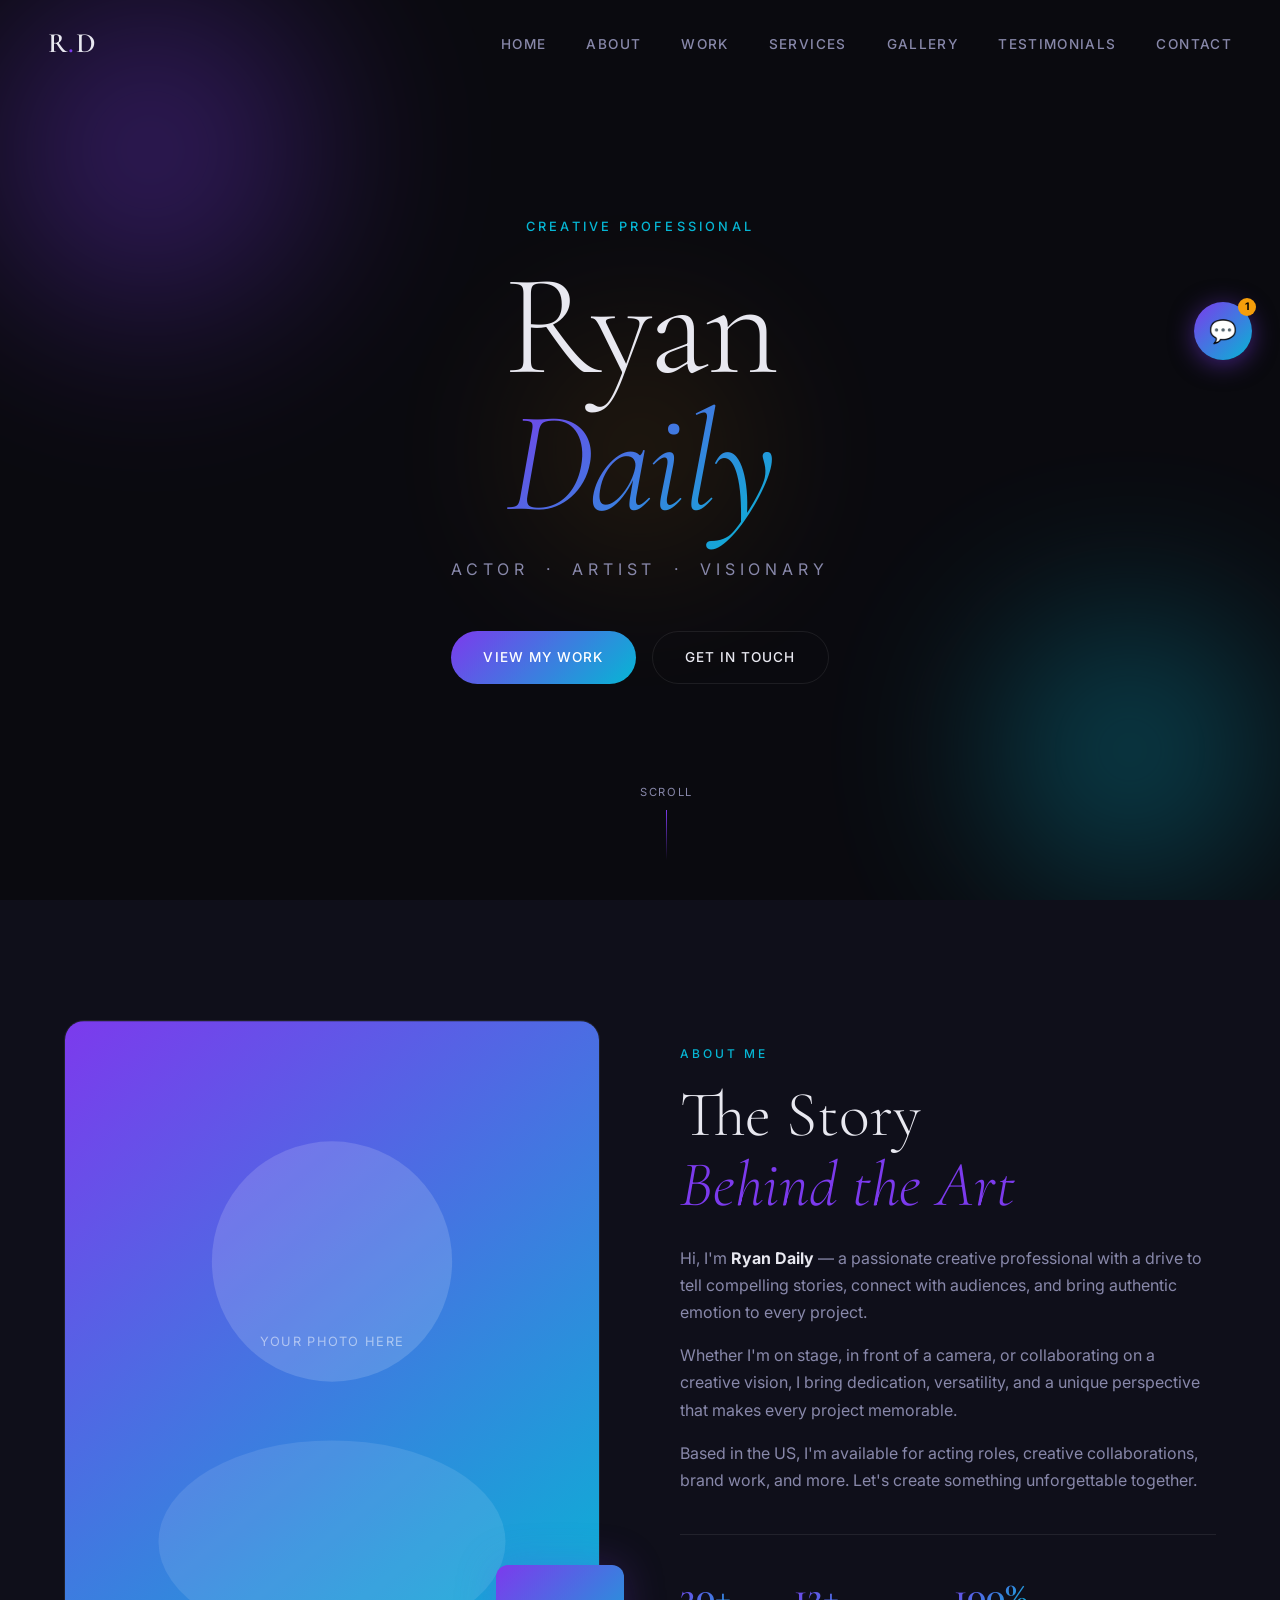
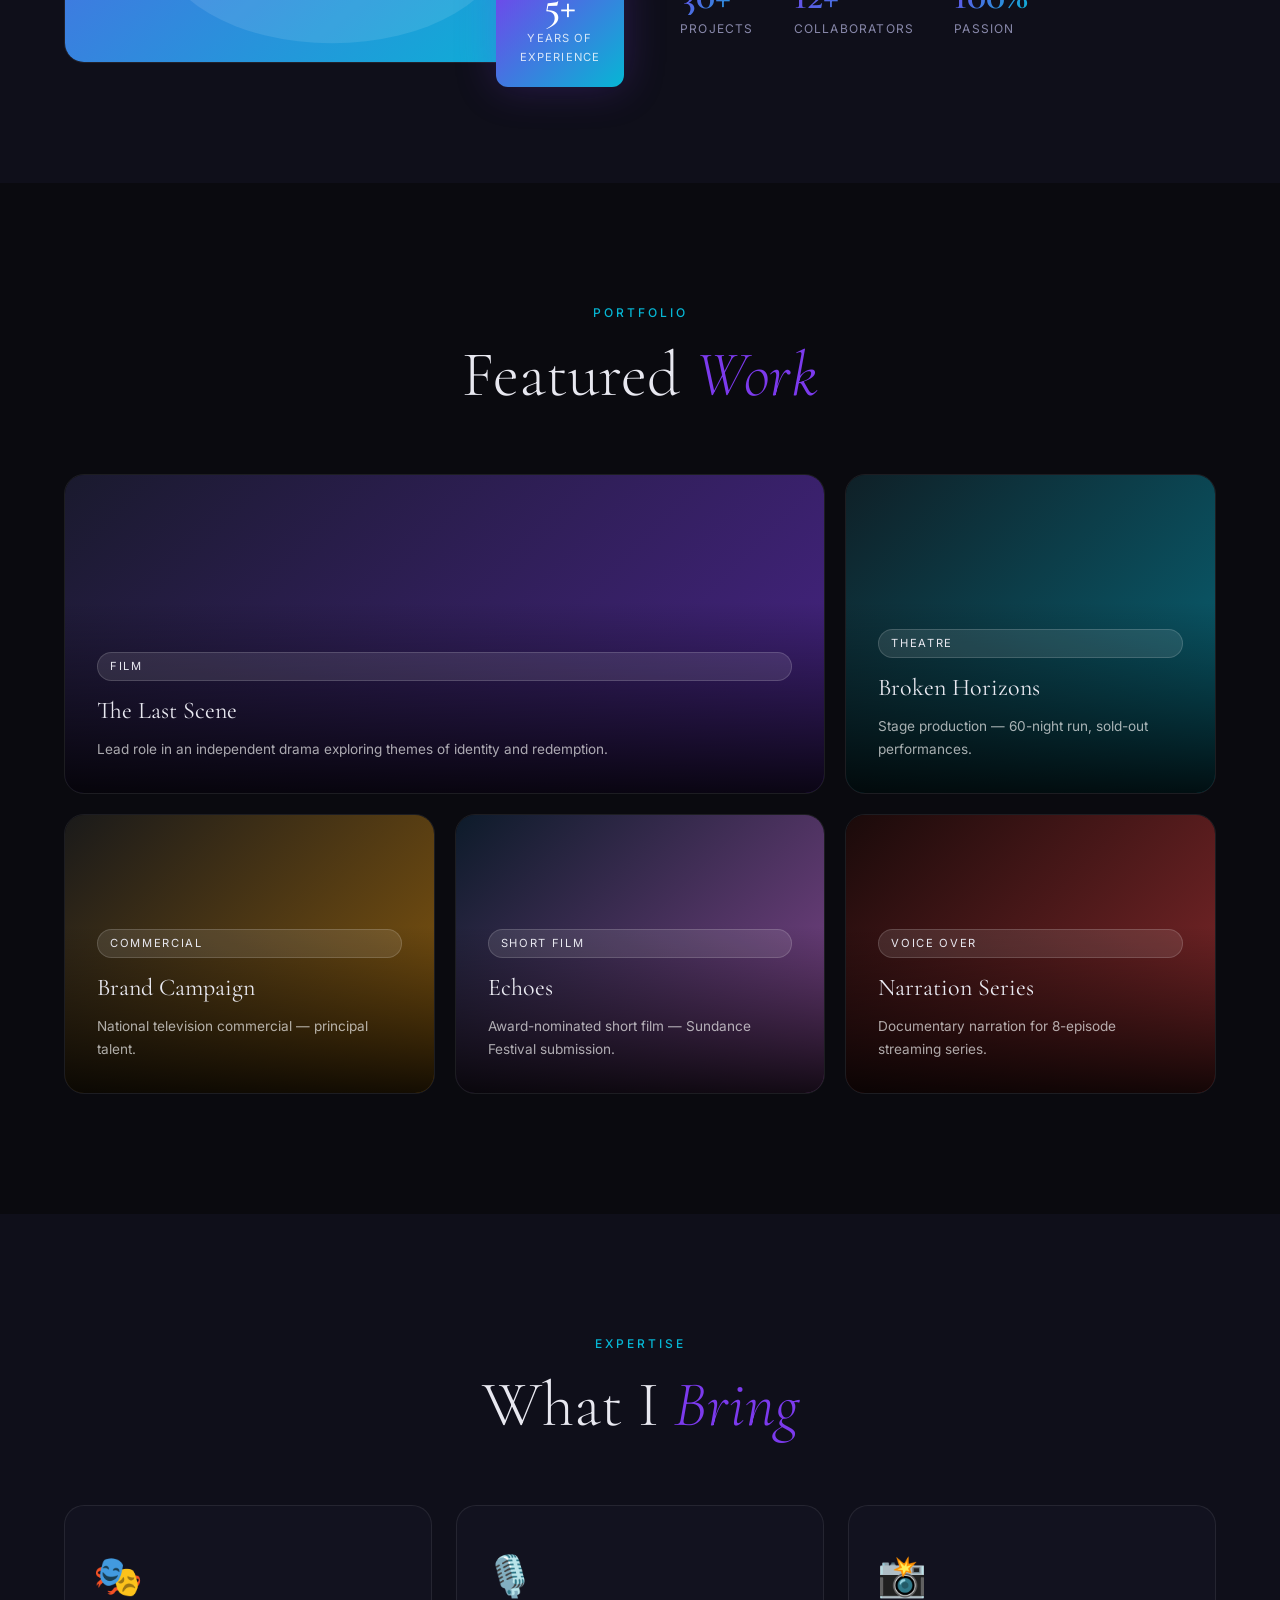
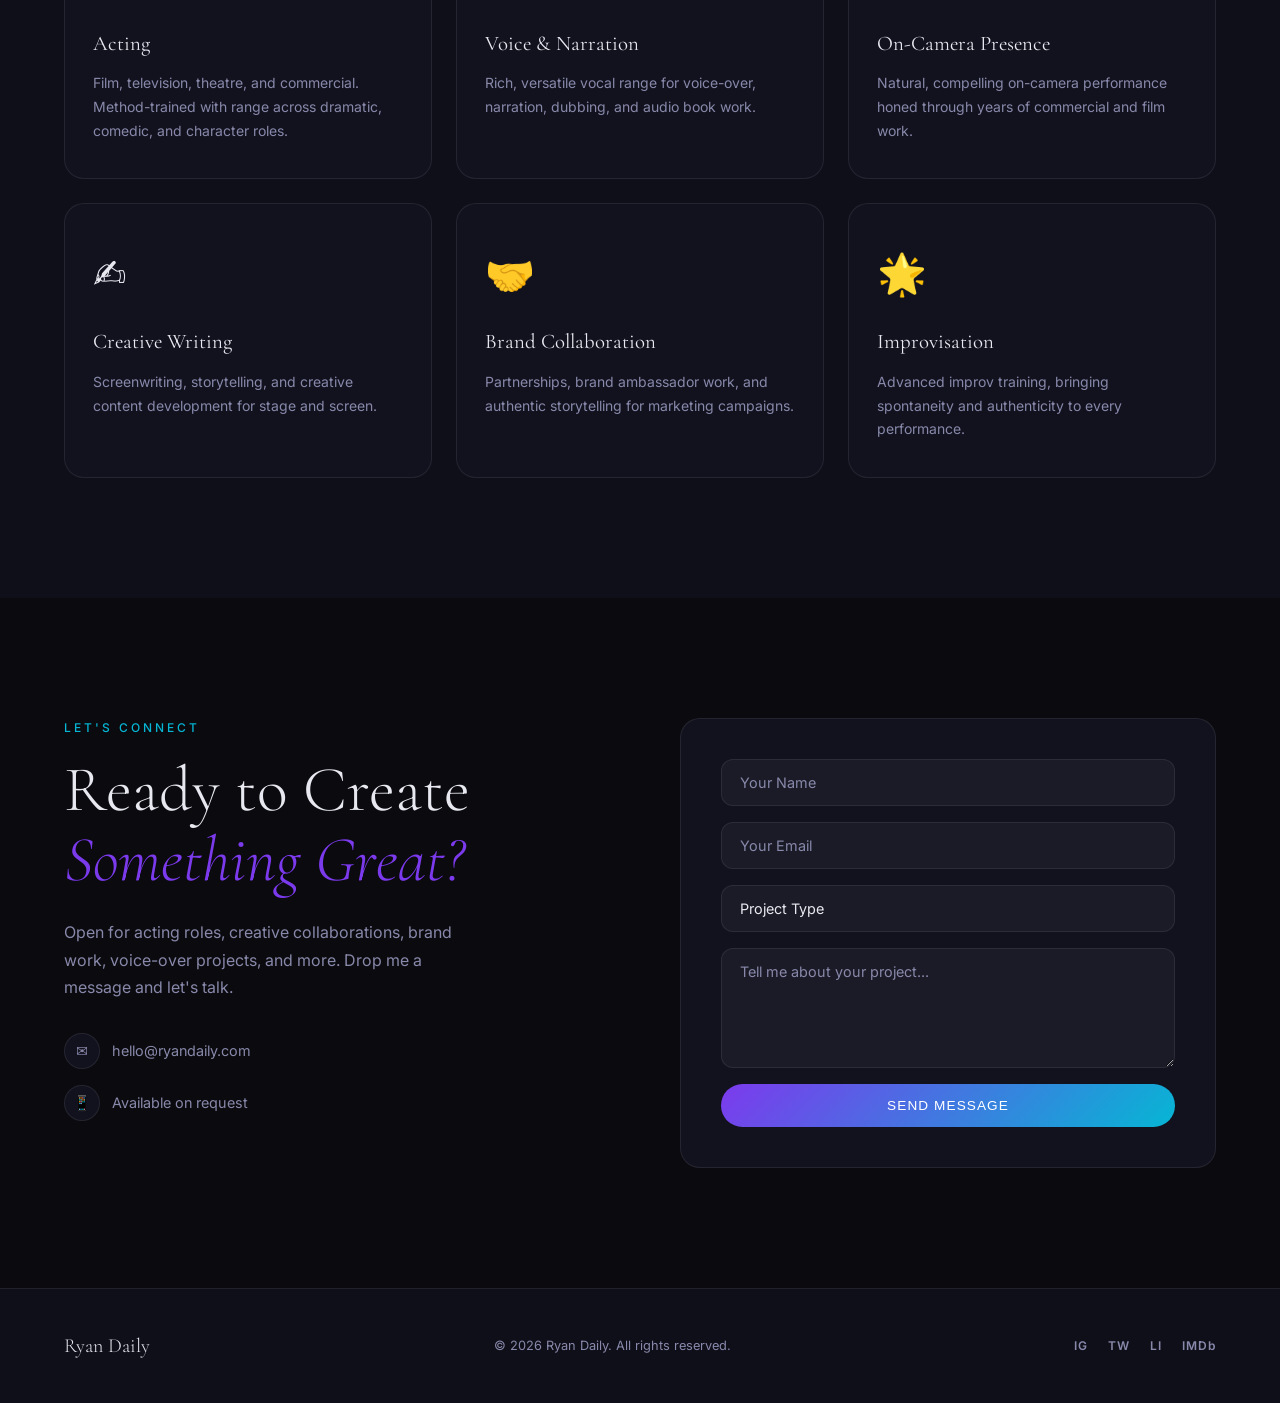
<file: index.html>
<!DOCTYPE html>
<html lang="en">
<head>
  <meta charset="UTF-8" />
  <meta name="viewport" content="width=device-width, initial-scale=1.0" />
  <title>Ryan Daily — Creative Portfolio</title>
  <link rel="preconnect" href="https://fonts.googleapis.com" />
  <link rel="preconnect" href="https://fonts.gstatic.com" crossorigin />
  <link href="https://fonts.googleapis.com/css2?family=Cormorant+Garamond:ital,wght@0,300;0,400;0,600;1,300;1,400&family=Inter:wght@300;400;500;600&display=swap" rel="stylesheet" />
  <link rel="stylesheet" href="style.css" />
</head>
<body>

  <!-- NAV -->
  <nav id="navbar">
    <div class="nav-brand">R<span class="dot">.</span>D</div>
    <ul class="nav-links">
      <li><a href="index.html">Home</a></li>
      <li><a href="about.html">About</a></li>
      <li><a href="#work">Work</a></li>
      <li><a href="services.html">Services</a></li>
      <li><a href="gallery.html">Gallery</a></li>
      <li><a href="testimonials.html">Testimonials</a></li>
      <li><a href="contact.html">Contact</a></li>
    </ul>
    <button class="nav-toggle" id="navToggle" aria-label="Toggle menu">
      <span></span><span></span><span></span>
    </button>
  </nav>

  <!-- HERO -->
  <section id="hero">
    <div class="hero-bg">
      <div class="orb orb-1"></div>
      <div class="orb orb-2"></div>
      <div class="orb orb-3"></div>
    </div>
    <div class="hero-content">
      <p class="hero-eyebrow fade-up">Creative Professional</p>
      <h1 class="hero-name fade-up delay-1">Ryan<br /><em>Daily</em></h1>
      <p class="hero-tagline fade-up delay-2">Actor &nbsp;·&nbsp; Artist &nbsp;·&nbsp; Visionary</p>
      <div class="hero-cta fade-up delay-3">
        <a href="#work" class="btn btn-primary">View My Work</a>
        <a href="#contact" class="btn btn-outline">Get In Touch</a>
      </div>
    </div>
    <div class="scroll-hint fade-up delay-4">
      <span>Scroll</span>
      <div class="scroll-line"></div>
    </div>
  </section>

  <!-- ABOUT -->
  <section id="about">
    <div class="container">
      <div class="about-grid">
        <div class="about-image-wrap">
          <div class="about-image-frame">
            <div class="about-image-placeholder">
              <svg viewBox="0 0 200 240" fill="none" xmlns="http://www.w3.org/2000/svg">
                <rect width="200" height="240" fill="url(#grad)" rx="4"/>
                <circle cx="100" cy="90" r="45" fill="rgba(255,255,255,0.15)"/>
                <ellipse cx="100" cy="195" rx="65" ry="38" fill="rgba(255,255,255,0.1)"/>
                <defs>
                  <linearGradient id="grad" x1="0" y1="0" x2="200" y2="240" gradientUnits="userSpaceOnUse">
                    <stop offset="0%" stop-color="#7c3aed"/>
                    <stop offset="100%" stop-color="#06b6d4"/>
                  </linearGradient>
                </defs>
              </svg>
              <p class="placeholder-label">Your Photo Here</p>
            </div>
          </div>
          <div class="about-accent-box">
            <span class="accent-num">5+</span>
            <span class="accent-label">Years of<br/>Experience</span>
          </div>
        </div>
        <div class="about-text">
          <span class="section-label">About Me</span>
          <h2 class="section-title">The Story<br /><em>Behind the Art</em></h2>
          <p>Hi, I'm <strong>Ryan Daily</strong> — a passionate creative professional with a drive to tell compelling stories, connect with audiences, and bring authentic emotion to every project.</p>
          <p>Whether I'm on stage, in front of a camera, or collaborating on a creative vision, I bring dedication, versatility, and a unique perspective that makes every project memorable.</p>
          <p>Based in the US, I'm available for acting roles, creative collaborations, brand work, and more. Let's create something unforgettable together.</p>
          <div class="about-stats">
            <div class="stat">
              <span class="stat-num">30+</span>
              <span class="stat-label">Projects</span>
            </div>
            <div class="stat">
              <span class="stat-num">12+</span>
              <span class="stat-label">Collaborators</span>
            </div>
            <div class="stat">
              <span class="stat-num">100%</span>
              <span class="stat-label">Passion</span>
            </div>
          </div>
        </div>
      </div>
    </div>
  </section>

  <!-- WORK -->
  <section id="work">
    <div class="container">
      <div class="section-header">
        <span class="section-label">Portfolio</span>
        <h2 class="section-title">Featured <em>Work</em></h2>
      </div>
      <div class="work-grid">
        <div class="work-card work-card--large" data-category="Film">
          <div class="work-card-bg" style="background: linear-gradient(135deg, #1a1a2e, #7c3aed88)"></div>
          <div class="work-card-content">
            <span class="work-category">Film</span>
            <h3>The Last Scene</h3>
            <p>Lead role in an independent drama exploring themes of identity and redemption.</p>
          </div>
        </div>
        <div class="work-card" data-category="Theatre">
          <div class="work-card-bg" style="background: linear-gradient(135deg, #0f2027, #06b6d488)"></div>
          <div class="work-card-content">
            <span class="work-category">Theatre</span>
            <h3>Broken Horizons</h3>
            <p>Stage production — 60-night run, sold-out performances.</p>
          </div>
        </div>
        <div class="work-card" data-category="Commercial">
          <div class="work-card-bg" style="background: linear-gradient(135deg, #1a1a1a, #f59e0b88)"></div>
          <div class="work-card-content">
            <span class="work-category">Commercial</span>
            <h3>Brand Campaign</h3>
            <p>National television commercial — principal talent.</p>
          </div>
        </div>
        <div class="work-card" data-category="Short Film">
          <div class="work-card-bg" style="background: linear-gradient(135deg, #0d1b2a, #e879f988)"></div>
          <div class="work-card-content">
            <span class="work-category">Short Film</span>
            <h3>Echoes</h3>
            <p>Award-nominated short film — Sundance Festival submission.</p>
          </div>
        </div>
        <div class="work-card" data-category="Voice">
          <div class="work-card-bg" style="background: linear-gradient(135deg, #1a0a0a, #ef444488)"></div>
          <div class="work-card-content">
            <span class="work-category">Voice Over</span>
            <h3>Narration Series</h3>
            <p>Documentary narration for 8-episode streaming series.</p>
          </div>
        </div>
      </div>
    </div>
  </section>

  <!-- SKILLS -->
  <section id="skills">
    <div class="container">
      <div class="section-header">
        <span class="section-label">Expertise</span>
        <h2 class="section-title">What I <em>Bring</em></h2>
      </div>
      <div class="skills-grid">
        <div class="skill-card">
          <div class="skill-icon">🎭</div>
          <h3>Acting</h3>
          <p>Film, television, theatre, and commercial. Method-trained with range across dramatic, comedic, and character roles.</p>
        </div>
        <div class="skill-card">
          <div class="skill-icon">🎙️</div>
          <h3>Voice & Narration</h3>
          <p>Rich, versatile vocal range for voice-over, narration, dubbing, and audio book work.</p>
        </div>
        <div class="skill-card">
          <div class="skill-icon">📸</div>
          <h3>On-Camera Presence</h3>
          <p>Natural, compelling on-camera performance honed through years of commercial and film work.</p>
        </div>
        <div class="skill-card">
          <div class="skill-icon">✍️</div>
          <h3>Creative Writing</h3>
          <p>Screenwriting, storytelling, and creative content development for stage and screen.</p>
        </div>
        <div class="skill-card">
          <div class="skill-icon">🤝</div>
          <h3>Brand Collaboration</h3>
          <p>Partnerships, brand ambassador work, and authentic storytelling for marketing campaigns.</p>
        </div>
        <div class="skill-card">
          <div class="skill-icon">🌟</div>
          <h3>Improvisation</h3>
          <p>Advanced improv training, bringing spontaneity and authenticity to every performance.</p>
        </div>
      </div>
    </div>
  </section>

  <!-- CONTACT -->
  <section id="contact">
    <div class="container">
      <div class="contact-wrap">
        <div class="contact-left">
          <span class="section-label">Let's Connect</span>
          <h2 class="section-title">Ready to Create<br /><em>Something Great?</em></h2>
          <p>Open for acting roles, creative collaborations, brand work, voice-over projects, and more. Drop me a message and let's talk.</p>
          <div class="contact-links">
            <a href="mailto:hello@ryandaily.com" class="contact-link">
              <span class="contact-link-icon">✉</span>
              hello@ryandaily.com
            </a>
            <a href="#" class="contact-link">
              <span class="contact-link-icon">📱</span>
              Available on request
            </a>
          </div>
        </div>
        <form class="contact-form" id="contactForm">
          <div class="form-group">
            <input type="text" id="fname" placeholder="Your Name" required />
          </div>
          <div class="form-group">
            <input type="email" id="femail" placeholder="Your Email" required />
          </div>
          <div class="form-group">
            <select id="fsubject">
              <option value="" disabled selected>Project Type</option>
              <option>Film / TV Role</option>
              <option>Theatre Production</option>
              <option>Commercial / Brand</option>
              <option>Voice Over</option>
              <option>Creative Collaboration</option>
              <option>Other</option>
            </select>
          </div>
          <div class="form-group">
            <textarea id="fmessage" placeholder="Tell me about your project..." rows="5" required></textarea>
          </div>
          <button type="submit" class="btn btn-primary btn-full">Send Message</button>
          <p class="form-success" id="formSuccess">Message sent! I'll be in touch soon.</p>
        </form>
      </div>
    </div>
  </section>

  <!-- FOOTER -->
  <footer>
    <div class="container footer-inner">
      <span class="footer-brand">Ryan Daily</span>
      <p class="footer-copy">© 2026 Ryan Daily. All rights reserved.</p>
      <div class="footer-socials">
        <a href="#" aria-label="Instagram">IG</a>
        <a href="#" aria-label="Twitter">TW</a>
        <a href="#" aria-label="LinkedIn">LI</a>
        <a href="#" aria-label="IMDb">IMDb</a>
      </div>
    </div>
  </footer>

  <!-- CHATBOT -->
  <div class="chatbot-wrapper" id="chatbotWrapper">
    <div class="chatbot-bubble" id="chatbotBubble" title="Chat with RD Bot">
      <span class="chatbot-bubble-icon">💬</span>
      <span class="chatbot-unread" id="chatUnread">1</span>
    </div>
    <div class="chatbot-window" id="chatbotWindow">
      <div class="chatbot-header">
        <div class="chatbot-avatar">RD</div>
        <div class="chatbot-header-info">
          <span class="chatbot-name">Ryan's Assistant</span>
          <span class="chatbot-status">● Online</span>
        </div>
        <button class="chatbot-close" id="chatbotClose">✕</button>
      </div>
      <div class="chatbot-messages" id="chatMessages">
        <div class="chat-msg bot">
          <span>Hey there! 👋 I'm <strong>RD Bot</strong>, Ryan's digital hype-person. I can tell you about Ryan, help you get in touch, or just drop a joke. What's up?</span>
        </div>
        <div class="chat-quick-replies" id="quickReplies">
          <button class="quick-reply" data-msg="Who is Ryan Daily?">Who is Ryan?</button>
          <button class="quick-reply" data-msg="What work has Ryan done?">His work?</button>
          <button class="quick-reply" data-msg="How can I contact Ryan?">Contact info</button>
          <button class="quick-reply" data-msg="Tell me a joke">Tell a joke 😄</button>
        </div>
      </div>
      <div class="chatbot-input-row">
        <input type="text" id="chatInput" placeholder="Ask me anything..." />
        <button id="chatSend">➤</button>
      </div>
    </div>
  </div>

  <!-- SUCCESS MODAL -->
  <div class="modal-overlay" id="successModal">
    <div class="modal-box">
      <div class="modal-icon">✉️</div>
      <h3 class="modal-title">Message Sent!</h3>
      <p class="modal-msg">Look forward to working with you.</p>
      <button class="btn btn-primary modal-close-btn" id="modalCloseBtn">Close</button>
    </div>
  </div>

  <script src="script.js"></script>
</body>
</html>
</file>
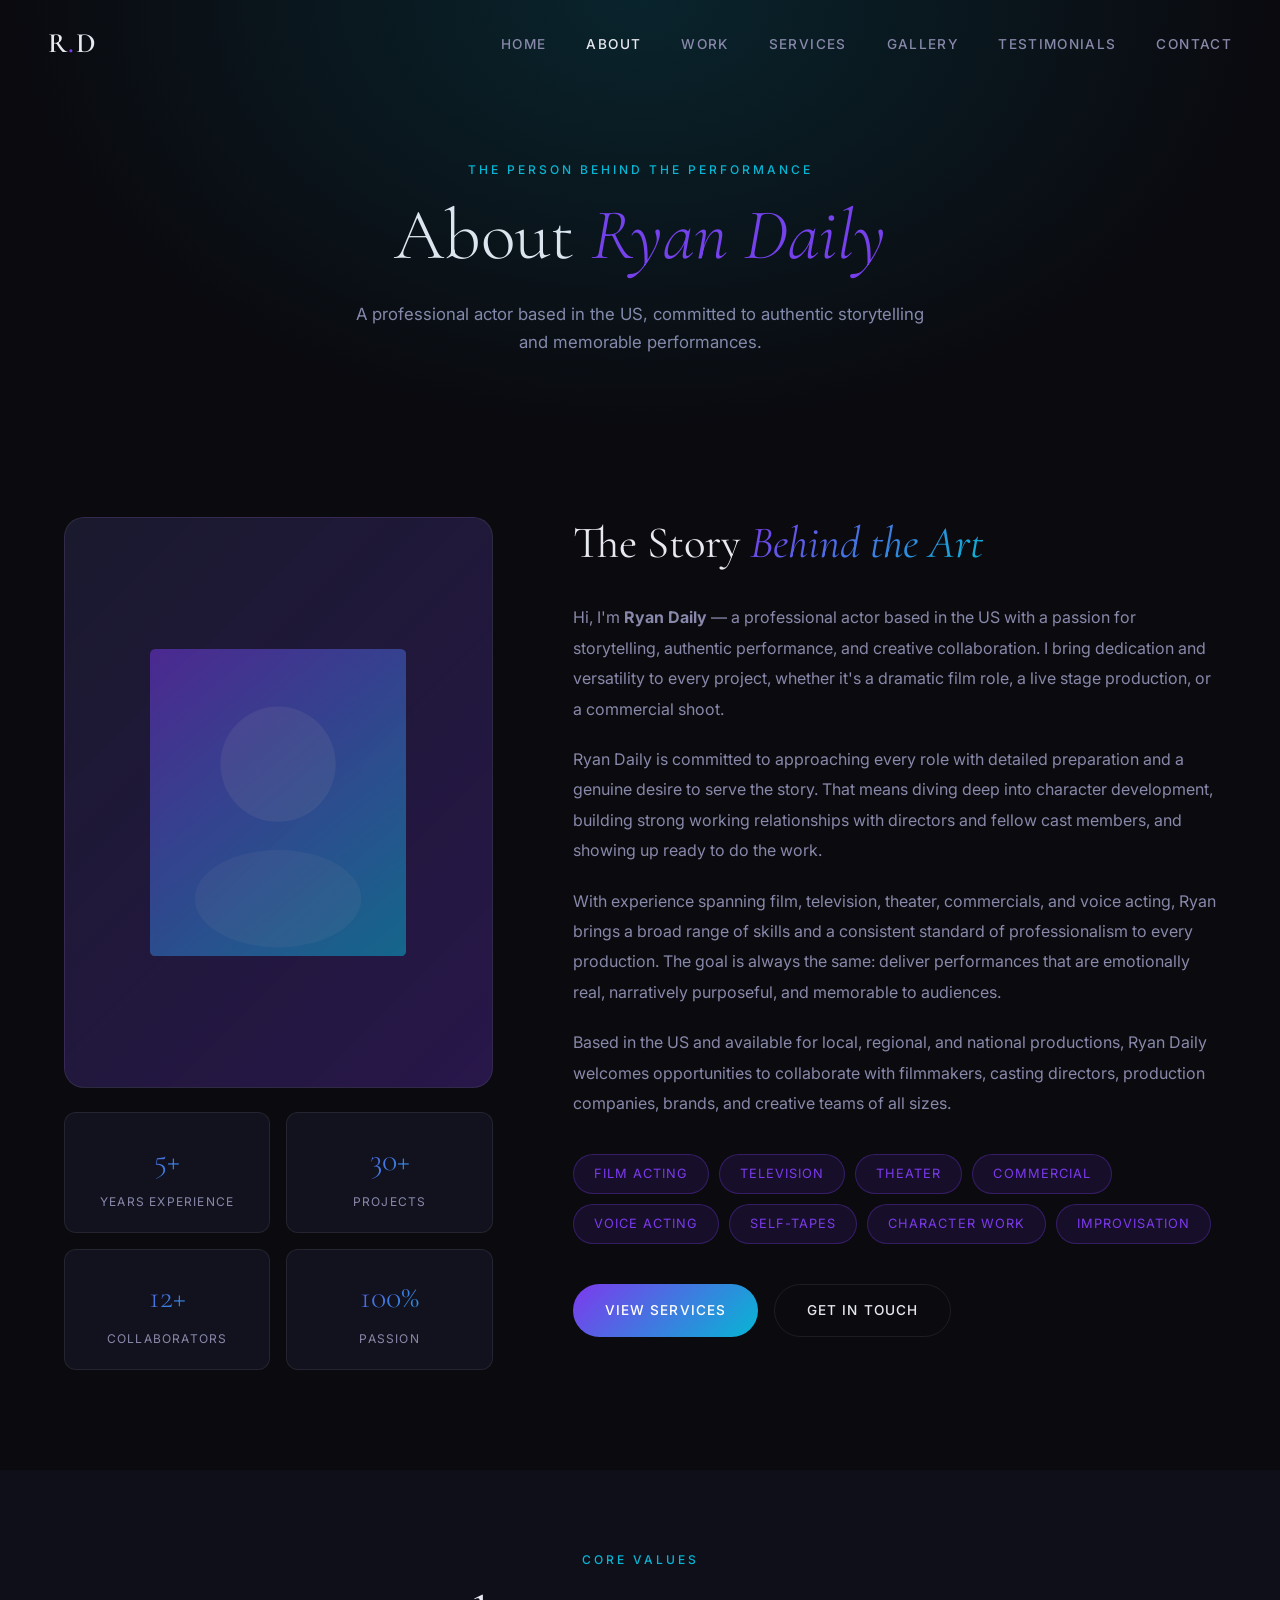
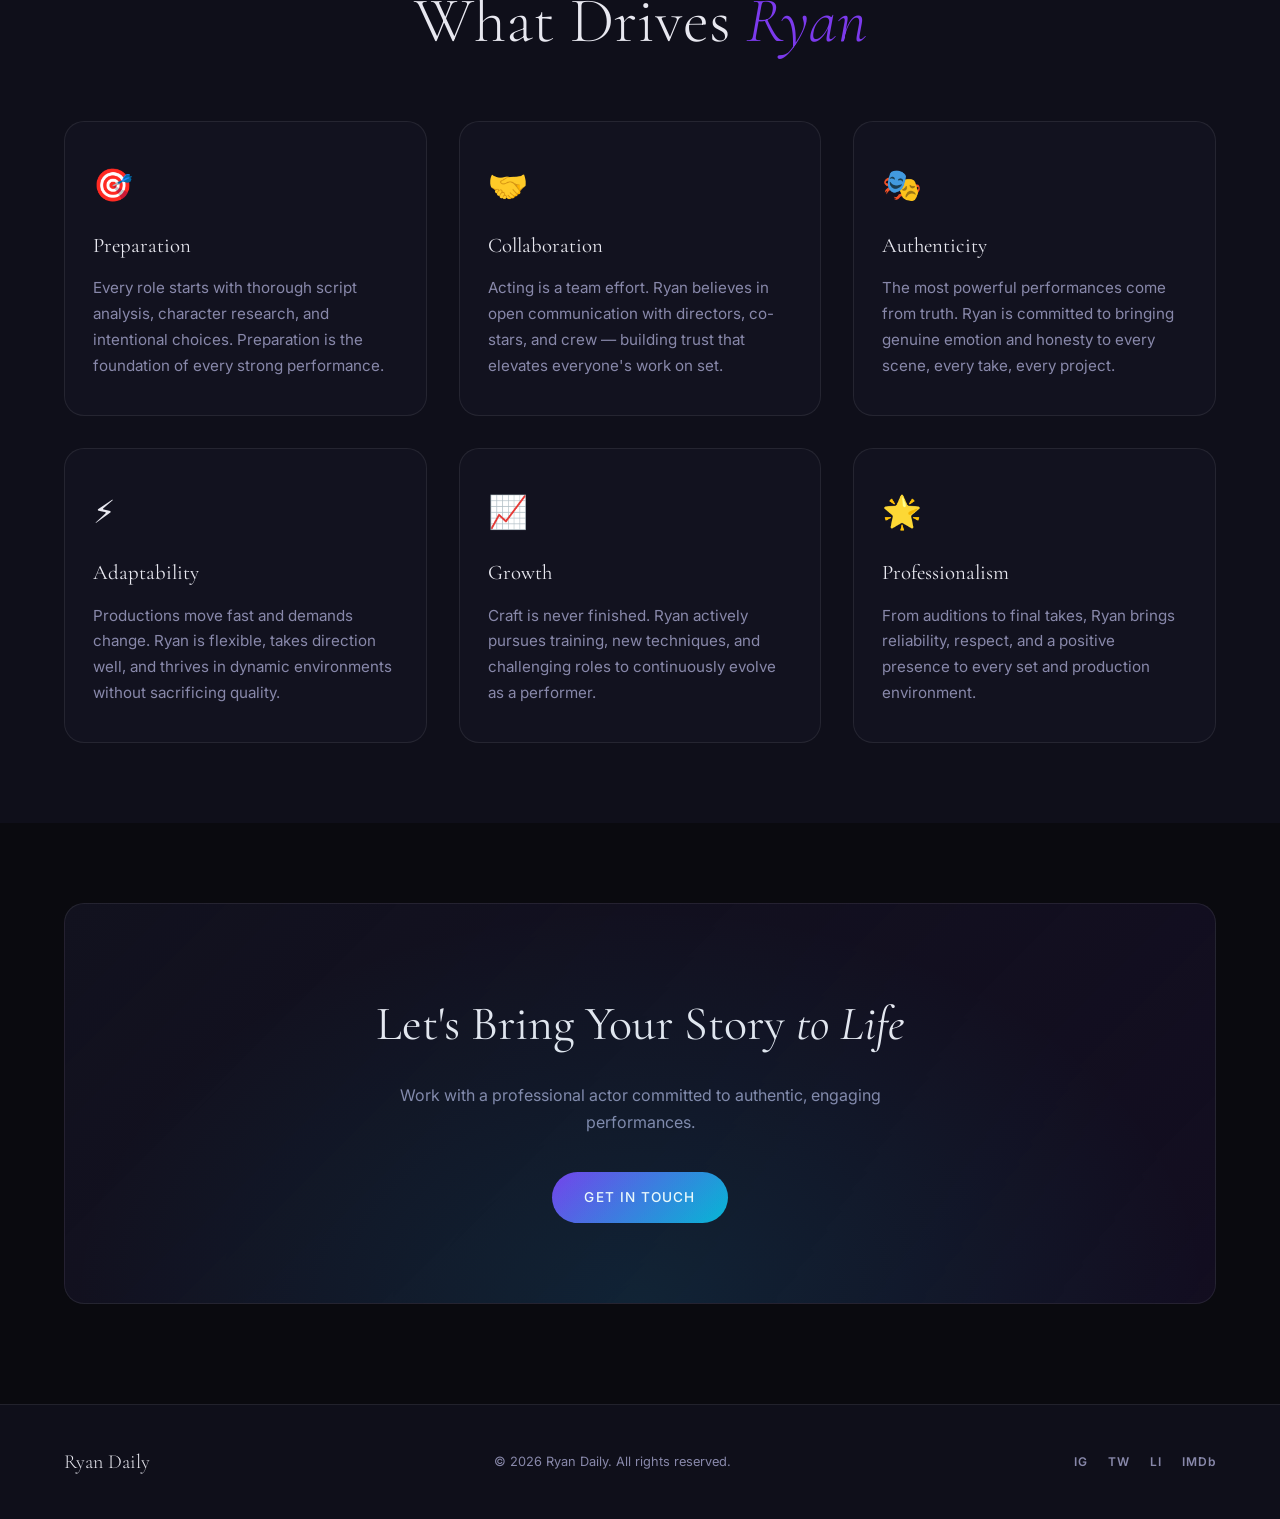
<file: about.html>
<!DOCTYPE html>
<html lang="en">
<head>
  <meta charset="UTF-8" />
  <meta name="viewport" content="width=device-width, initial-scale=1.0" />
  <title>About Me — Ryan Daily</title>
  <link rel="preconnect" href="https://fonts.googleapis.com" />
  <link rel="preconnect" href="https://fonts.gstatic.com" crossorigin />
  <link href="https://fonts.googleapis.com/css2?family=Cormorant+Garamond:ital,wght@0,300;0,400;0,600;1,300;1,400&family=Inter:wght@300;400;500;600&display=swap" rel="stylesheet" />
  <link rel="stylesheet" href="style.css" />
  <style>
    .page-hero {
      padding: 160px 0 80px;
      text-align: center;
      position: relative;
      overflow: hidden;
    }
    .page-hero::before {
      content: '';
      position: absolute;
      inset: 0;
      background: radial-gradient(ellipse at 50% 0%, rgba(6,182,212,0.15) 0%, transparent 70%);
      pointer-events: none;
    }
    .page-hero .section-label { display: block; margin-bottom: 16px; }
    .page-hero .section-title { font-size: clamp(2.5rem, 6vw, 4.5rem); }
    .page-hero p {
      color: var(--text-muted);
      max-width: 600px;
      margin: 24px auto 0;
      font-size: 1.05rem;
    }

    .about-page-section {
      padding: 80px 0 100px;
    }

    .about-page-grid {
      display: grid;
      grid-template-columns: 1fr 1.5fr;
      gap: 80px;
      align-items: start;
    }

    .about-page-image {
      position: sticky;
      top: 100px;
    }

    .about-page-frame {
      border-radius: var(--radius-lg);
      overflow: hidden;
      background: linear-gradient(135deg, #1a1a2e, #7c3aed44);
      aspect-ratio: 3/4;
      display: flex;
      align-items: center;
      justify-content: center;
      border: 1px solid var(--border);
    }

    .about-page-frame svg { width: 60%; opacity: 0.5; }

    .about-page-badges {
      display: grid;
      grid-template-columns: 1fr 1fr;
      gap: 16px;
      margin-top: 24px;
    }

    .about-badge {
      background: var(--bg-card);
      border: 1px solid var(--border);
      border-radius: var(--radius);
      padding: 20px;
      text-align: center;
    }

    .about-badge .num {
      display: block;
      font-family: var(--font-serif);
      font-size: 2rem;
      font-weight: 300;
      background: linear-gradient(135deg, var(--accent-1), var(--accent-2));
      -webkit-background-clip: text;
      -webkit-text-fill-color: transparent;
      background-clip: text;
    }

    .about-badge .label {
      display: block;
      font-size: 0.75rem;
      letter-spacing: 0.1em;
      text-transform: uppercase;
      color: var(--text-muted);
      margin-top: 4px;
    }

    .about-page-content h2 {
      font-family: var(--font-serif);
      font-size: clamp(1.8rem, 3.5vw, 2.8rem);
      font-weight: 400;
      line-height: 1.2;
      margin-bottom: 32px;
    }

    .about-page-content h2 em {
      font-style: italic;
      background: linear-gradient(135deg, var(--accent-1), var(--accent-2));
      -webkit-background-clip: text;
      -webkit-text-fill-color: transparent;
      background-clip: text;
    }

    .about-page-content p {
      color: var(--text-muted);
      margin-bottom: 20px;
      line-height: 1.9;
      font-size: 1rem;
    }

    .expertise-tags {
      display: flex;
      flex-wrap: wrap;
      gap: 10px;
      margin: 36px 0;
    }

    .expertise-tag {
      background: rgba(124,58,237,0.12);
      border: 1px solid rgba(124,58,237,0.3);
      border-radius: 50px;
      padding: 8px 20px;
      font-size: 0.8rem;
      letter-spacing: 0.08em;
      text-transform: uppercase;
      color: var(--accent-1);
    }

    .about-cta {
      display: flex;
      gap: 16px;
      flex-wrap: wrap;
      margin-top: 40px;
    }

    .divider {
      border: none;
      border-top: 1px solid var(--border);
      margin: 60px 0;
    }

    .mission-section {
      padding: 80px 0;
      background: var(--bg-2);
    }

    .mission-grid {
      display: grid;
      grid-template-columns: repeat(3, 1fr);
      gap: 32px;
      margin-top: 56px;
    }

    .mission-card {
      background: var(--bg-card);
      border: 1px solid var(--border);
      border-radius: var(--radius-lg);
      padding: 36px 28px;
      transition: var(--transition);
    }

    .mission-card:hover {
      border-color: var(--accent-1);
      transform: translateY(-4px);
    }

    .mission-card .icon { font-size: 2rem; margin-bottom: 16px; }

    .mission-card h3 {
      font-family: var(--font-serif);
      font-size: 1.3rem;
      font-weight: 400;
      margin-bottom: 12px;
    }

    .mission-card p {
      color: var(--text-muted);
      font-size: 0.95rem;
      line-height: 1.7;
    }

    .cta-strip {
      background: linear-gradient(135deg, var(--bg-card), rgba(124,58,237,0.08));
      border: 1px solid var(--border);
      border-radius: var(--radius-lg);
      padding: 80px 48px;
      text-align: center;
      margin: 80px 0 100px;
      position: relative;
      overflow: hidden;
    }

    .cta-strip::before {
      content: '';
      position: absolute;
      inset: 0;
      background: radial-gradient(ellipse at 50% 100%, rgba(6,182,212,0.12) 0%, transparent 70%);
      pointer-events: none;
    }

    .cta-strip h2 {
      font-family: var(--font-serif);
      font-size: clamp(2rem, 4vw, 3rem);
      font-weight: 400;
      margin-bottom: 16px;
    }

    .cta-strip p {
      color: var(--text-muted);
      max-width: 500px;
      margin: 0 auto 36px;
    }

    @media (max-width: 900px) {
      .about-page-grid { grid-template-columns: 1fr; gap: 48px; }
      .about-page-image { position: static; }
      .mission-grid { grid-template-columns: 1fr 1fr; }
    }

    @media (max-width: 600px) {
      .mission-grid { grid-template-columns: 1fr; }
      .about-page-badges { grid-template-columns: 1fr 1fr; }
      .cta-strip { padding: 48px 24px; }
    }
  </style>
</head>
<body>

  <nav id="navbar">
    <a href="index.html" class="nav-brand">R<span class="dot">.</span>D</a>
    <ul class="nav-links">
      <li><a href="index.html">Home</a></li>
      <li><a href="about.html" style="color:var(--text)">About</a></li>
      <li><a href="index.html#work">Work</a></li>
      <li><a href="services.html">Services</a></li>
      <li><a href="gallery.html">Gallery</a></li>
      <li><a href="testimonials.html">Testimonials</a></li>
      <li><a href="contact.html">Contact</a></li>
    </ul>
    <button class="nav-toggle" id="navToggle" aria-label="Toggle menu">
      <span></span><span></span><span></span>
    </button>
  </nav>

  <div class="page-hero">
    <div class="container">
      <span class="section-label">The Person Behind the Performance</span>
      <h1 class="section-title">About <em>Ryan Daily</em></h1>
      <p>A professional actor based in the US, committed to authentic storytelling and memorable performances.</p>
    </div>
  </div>

  <section class="about-page-section">
    <div class="container">
      <div class="about-page-grid">
        <div class="about-page-image">
          <div class="about-page-frame">
            <svg viewBox="0 0 200 240" fill="none" xmlns="http://www.w3.org/2000/svg">
              <rect width="200" height="240" fill="url(#grad2)" rx="4"/>
              <circle cx="100" cy="90" r="45" fill="rgba(255,255,255,0.15)"/>
              <ellipse cx="100" cy="195" rx="65" ry="38" fill="rgba(255,255,255,0.1)"/>
              <defs>
                <linearGradient id="grad2" x1="0" y1="0" x2="200" y2="240" gradientUnits="userSpaceOnUse">
                  <stop offset="0%" stop-color="#7c3aed"/>
                  <stop offset="100%" stop-color="#06b6d4"/>
                </linearGradient>
              </defs>
            </svg>
          </div>
          <div class="about-page-badges">
            <div class="about-badge">
              <span class="num">5+</span>
              <span class="label">Years Experience</span>
            </div>
            <div class="about-badge">
              <span class="num">30+</span>
              <span class="label">Projects</span>
            </div>
            <div class="about-badge">
              <span class="num">12+</span>
              <span class="label">Collaborators</span>
            </div>
            <div class="about-badge">
              <span class="num">100%</span>
              <span class="label">Passion</span>
            </div>
          </div>
        </div>

        <div class="about-page-content">
          <h2>The Story <em>Behind the Art</em></h2>
          <p>Hi, I'm <strong>Ryan Daily</strong> — a professional actor based in the US with a passion for storytelling, authentic performance, and creative collaboration. I bring dedication and versatility to every project, whether it's a dramatic film role, a live stage production, or a commercial shoot.</p>
          <p>Ryan Daily is committed to approaching every role with detailed preparation and a genuine desire to serve the story. That means diving deep into character development, building strong working relationships with directors and fellow cast members, and showing up ready to do the work.</p>
          <p>With experience spanning film, television, theater, commercials, and voice acting, Ryan brings a broad range of skills and a consistent standard of professionalism to every production. The goal is always the same: deliver performances that are emotionally real, narratively purposeful, and memorable to audiences.</p>
          <p>Based in the US and available for local, regional, and national productions, Ryan Daily welcomes opportunities to collaborate with filmmakers, casting directors, production companies, brands, and creative teams of all sizes.</p>

          <div class="expertise-tags">
            <span class="expertise-tag">Film Acting</span>
            <span class="expertise-tag">Television</span>
            <span class="expertise-tag">Theater</span>
            <span class="expertise-tag">Commercial</span>
            <span class="expertise-tag">Voice Acting</span>
            <span class="expertise-tag">Self-Tapes</span>
            <span class="expertise-tag">Character Work</span>
            <span class="expertise-tag">Improvisation</span>
          </div>

          <div class="about-cta">
            <a href="services.html" class="btn btn-primary">View Services</a>
            <a href="contact.html" class="btn btn-outline">Get In Touch</a>
          </div>
        </div>
      </div>
    </div>
  </section>

  <section class="mission-section">
    <div class="container">
      <div class="section-header">
        <span class="section-label">Core Values</span>
        <h2 class="section-title">What Drives <em>Ryan</em></h2>
      </div>
      <div class="mission-grid">
        <div class="mission-card">
          <div class="icon">🎯</div>
          <h3>Preparation</h3>
          <p>Every role starts with thorough script analysis, character research, and intentional choices. Preparation is the foundation of every strong performance.</p>
        </div>
        <div class="mission-card">
          <div class="icon">🤝</div>
          <h3>Collaboration</h3>
          <p>Acting is a team effort. Ryan believes in open communication with directors, co-stars, and crew — building trust that elevates everyone's work on set.</p>
        </div>
        <div class="mission-card">
          <div class="icon">🎭</div>
          <h3>Authenticity</h3>
          <p>The most powerful performances come from truth. Ryan is committed to bringing genuine emotion and honesty to every scene, every take, every project.</p>
        </div>
        <div class="mission-card">
          <div class="icon">⚡</div>
          <h3>Adaptability</h3>
          <p>Productions move fast and demands change. Ryan is flexible, takes direction well, and thrives in dynamic environments without sacrificing quality.</p>
        </div>
        <div class="mission-card">
          <div class="icon">📈</div>
          <h3>Growth</h3>
          <p>Craft is never finished. Ryan actively pursues training, new techniques, and challenging roles to continuously evolve as a performer.</p>
        </div>
        <div class="mission-card">
          <div class="icon">🌟</div>
          <h3>Professionalism</h3>
          <p>From auditions to final takes, Ryan brings reliability, respect, and a positive presence to every set and production environment.</p>
        </div>
      </div>
    </div>
  </section>

  <div class="container">
    <div class="cta-strip">
      <h2>Let's Bring Your Story <em>to Life</em></h2>
      <p>Work with a professional actor committed to authentic, engaging performances.</p>
      <a href="contact.html" class="btn btn-primary">Get In Touch</a>
    </div>
  </div>

  <footer>
    <div class="container footer-inner">
      <span class="footer-brand">Ryan Daily</span>
      <p class="footer-copy">© 2026 Ryan Daily. All rights reserved.</p>
      <div class="footer-socials">
        <a href="#" aria-label="Instagram">IG</a>
        <a href="#" aria-label="Twitter">TW</a>
        <a href="#" aria-label="LinkedIn">LI</a>
        <a href="#" aria-label="IMDb">IMDb</a>
      </div>
    </div>
  </footer>

  <script>
    const navbar = document.getElementById('navbar');
    window.addEventListener('scroll', () => {
      navbar.classList.toggle('scrolled', window.scrollY > 50);
    });
    document.getElementById('navToggle').addEventListener('click', () => {
      document.querySelector('.nav-links').classList.toggle('open');
    });
  </script>
</body>
</html>
</file>
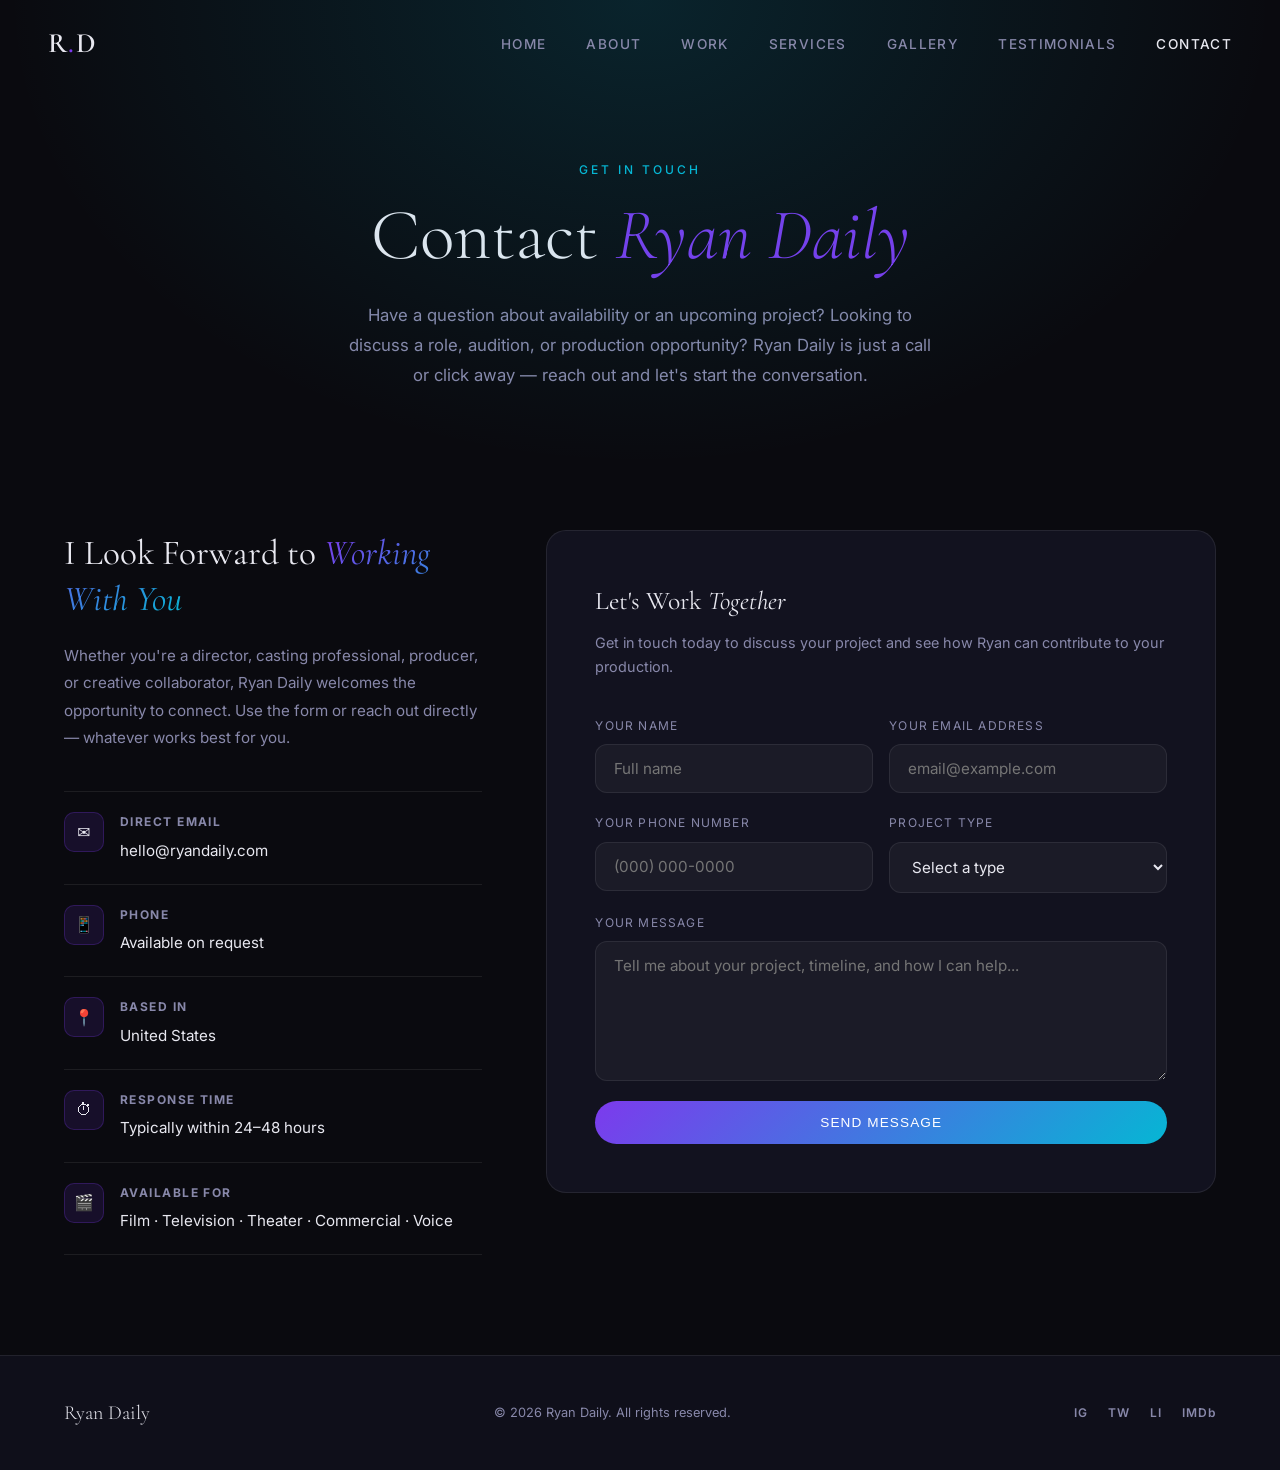
<file: contact.html>
<!DOCTYPE html>
<html lang="en">
<head>
  <meta charset="UTF-8" />
  <meta name="viewport" content="width=device-width, initial-scale=1.0" />
  <title>Contact — Ryan Daily</title>
  <link rel="preconnect" href="https://fonts.googleapis.com" />
  <link rel="preconnect" href="https://fonts.gstatic.com" crossorigin />
  <link href="https://fonts.googleapis.com/css2?family=Cormorant+Garamond:ital,wght@0,300;0,400;0,600;1,300;1,400&family=Inter:wght@300;400;500;600&display=swap" rel="stylesheet" />
  <link rel="stylesheet" href="style.css" />
  <style>
    .page-hero {
      padding: 160px 0 80px;
      text-align: center;
      position: relative;
      overflow: hidden;
    }
    .page-hero::before {
      content: '';
      position: absolute;
      inset: 0;
      background: radial-gradient(ellipse at 50% 0%, rgba(6,182,212,0.15) 0%, transparent 70%);
      pointer-events: none;
    }
    .page-hero .section-label { display: block; margin-bottom: 16px; }
    .page-hero .section-title { font-size: clamp(2.5rem, 6vw, 4.5rem); }
    .page-hero p {
      color: var(--text-muted);
      max-width: 600px;
      margin: 24px auto 0;
      font-size: 1.05rem;
      line-height: 1.8;
    }

    .contact-section {
      padding: 60px 0 100px;
    }

    .contact-layout {
      display: grid;
      grid-template-columns: 1fr 1.6fr;
      gap: 64px;
      align-items: start;
    }

    .contact-info-panel {
      position: sticky;
      top: 100px;
    }

    .contact-info-panel h2 {
      font-family: var(--font-serif);
      font-size: clamp(1.6rem, 3vw, 2.2rem);
      font-weight: 400;
      line-height: 1.3;
      margin-bottom: 20px;
    }

    .contact-info-panel h2 em {
      font-style: italic;
      background: linear-gradient(135deg, var(--accent-1), var(--accent-2));
      -webkit-background-clip: text;
      -webkit-text-fill-color: transparent;
      background-clip: text;
    }

    .contact-info-panel > p {
      color: var(--text-muted);
      line-height: 1.8;
      margin-bottom: 40px;
      font-size: 0.95rem;
    }

    .contact-detail-list {
      list-style: none;
      display: flex;
      flex-direction: column;
      gap: 0;
    }

    .contact-detail-item {
      display: flex;
      align-items: flex-start;
      gap: 16px;
      padding: 20px 0;
      border-bottom: 1px solid var(--border);
    }

    .contact-detail-item:first-child { border-top: 1px solid var(--border); }

    .detail-icon {
      width: 40px;
      height: 40px;
      border-radius: 10px;
      background: rgba(124,58,237,0.12);
      border: 1px solid rgba(124,58,237,0.25);
      display: flex;
      align-items: center;
      justify-content: center;
      font-size: 1rem;
      flex-shrink: 0;
    }

    .detail-content strong {
      display: block;
      font-size: 0.75rem;
      letter-spacing: 0.12em;
      text-transform: uppercase;
      color: var(--text-muted);
      margin-bottom: 4px;
    }

    .detail-content a,
    .detail-content span {
      color: var(--text);
      font-size: 0.95rem;
      transition: color var(--transition);
    }

    .detail-content a:hover { color: var(--accent-2); }

    .contact-form-panel {
      background: var(--bg-card);
      border: 1px solid var(--border);
      border-radius: var(--radius-lg);
      padding: 48px;
    }

    .contact-form-panel h3 {
      font-family: var(--font-serif);
      font-size: 1.6rem;
      font-weight: 400;
      margin-bottom: 8px;
    }

    .contact-form-panel > p {
      color: var(--text-muted);
      font-size: 0.9rem;
      margin-bottom: 36px;
    }

    .form-row {
      display: grid;
      grid-template-columns: 1fr 1fr;
      gap: 16px;
    }

    .form-group {
      margin-bottom: 20px;
    }

    .form-group label {
      display: block;
      font-size: 0.75rem;
      letter-spacing: 0.1em;
      text-transform: uppercase;
      color: var(--text-muted);
      margin-bottom: 8px;
    }

    .form-group input,
    .form-group textarea,
    .form-group select {
      width: 100%;
      background: rgba(255,255,255,0.04);
      border: 1px solid var(--border);
      border-radius: var(--radius);
      padding: 14px 18px;
      color: var(--text);
      font-family: var(--font-sans);
      font-size: 0.95rem;
      transition: border-color var(--transition), box-shadow var(--transition);
      outline: none;
    }

    .form-group input:focus,
    .form-group textarea:focus,
    .form-group select:focus {
      border-color: var(--accent-1);
      box-shadow: 0 0 0 3px rgba(124,58,237,0.12);
    }

    .form-group select option { background: var(--bg-2); }

    .form-group textarea { resize: vertical; min-height: 140px; }

    .form-submit-row {
      margin-top: 8px;
    }

    .form-success-msg {
      display: none;
      text-align: center;
      padding: 20px;
      border-radius: var(--radius);
      background: rgba(6,182,212,0.1);
      border: 1px solid rgba(6,182,212,0.3);
      color: var(--accent-2);
      font-size: 0.95rem;
      margin-top: 20px;
    }

    .form-success-msg.visible { display: block; }

    @media (max-width: 900px) {
      .contact-layout { grid-template-columns: 1fr; gap: 48px; }
      .contact-info-panel { position: static; }
    }

    @media (max-width: 600px) {
      .form-row { grid-template-columns: 1fr; }
      .contact-form-panel { padding: 28px 20px; }
    }
  </style>
</head>
<body>

  <nav id="navbar">
    <a href="index.html" class="nav-brand">R<span class="dot">.</span>D</a>
    <ul class="nav-links">
      <li><a href="index.html">Home</a></li>
      <li><a href="about.html">About</a></li>
      <li><a href="index.html#work">Work</a></li>
      <li><a href="services.html">Services</a></li>
      <li><a href="gallery.html">Gallery</a></li>
      <li><a href="testimonials.html">Testimonials</a></li>
      <li><a href="contact.html" style="color:var(--text)">Contact</a></li>
    </ul>
    <button class="nav-toggle" id="navToggle" aria-label="Toggle menu">
      <span></span><span></span><span></span>
    </button>
  </nav>

  <div class="page-hero">
    <div class="container">
      <span class="section-label">Get In Touch</span>
      <h1 class="section-title">Contact <em>Ryan Daily</em></h1>
      <p>Have a question about availability or an upcoming project? Looking to discuss a role, audition, or production opportunity? Ryan Daily is just a call or click away — reach out and let's start the conversation.</p>
    </div>
  </div>

  <section class="contact-section">
    <div class="container">
      <div class="contact-layout">

        <div class="contact-info-panel">
          <h2>I Look Forward to <em>Working With You</em></h2>
          <p>Whether you're a director, casting professional, producer, or creative collaborator, Ryan Daily welcomes the opportunity to connect. Use the form or reach out directly — whatever works best for you.</p>

          <ul class="contact-detail-list">
            <li class="contact-detail-item">
              <div class="detail-icon">✉</div>
              <div class="detail-content">
                <strong>Direct Email</strong>
                <a href="mailto:hello@ryandaily.com">hello@ryandaily.com</a>
              </div>
            </li>
            <li class="contact-detail-item">
              <div class="detail-icon">📱</div>
              <div class="detail-content">
                <strong>Phone</strong>
                <span>Available on request</span>
              </div>
            </li>
            <li class="contact-detail-item">
              <div class="detail-icon">📍</div>
              <div class="detail-content">
                <strong>Based In</strong>
                <span>United States</span>
              </div>
            </li>
            <li class="contact-detail-item">
              <div class="detail-icon">⏱</div>
              <div class="detail-content">
                <strong>Response Time</strong>
                <span>Typically within 24–48 hours</span>
              </div>
            </li>
            <li class="contact-detail-item">
              <div class="detail-icon">🎬</div>
              <div class="detail-content">
                <strong>Available For</strong>
                <span>Film · Television · Theater · Commercial · Voice</span>
              </div>
            </li>
          </ul>
        </div>

        <div class="contact-form-panel">
          <h3>Let's Work <em>Together</em></h3>
          <p>Get in touch today to discuss your project and see how Ryan can contribute to your production.</p>

          <form id="contactPageForm">
            <div class="form-row">
              <div class="form-group">
                <label for="cp-name">Your Name</label>
                <input type="text" id="cp-name" placeholder="Full name" required />
              </div>
              <div class="form-group">
                <label for="cp-email">Your Email Address</label>
                <input type="email" id="cp-email" placeholder="email@example.com" required />
              </div>
            </div>

            <div class="form-row">
              <div class="form-group">
                <label for="cp-phone">Your Phone Number</label>
                <input type="tel" id="cp-phone" placeholder="(000) 000-0000" />
              </div>
              <div class="form-group">
                <label for="cp-type">Project Type</label>
                <select id="cp-type">
                  <option value="" disabled selected>Select a type</option>
                  <option>Film Role</option>
                  <option>Television Role</option>
                  <option>Theater Production</option>
                  <option>Commercial / Brand</option>
                  <option>Voice Over</option>
                  <option>Audition / Self-Tape</option>
                  <option>Creative Collaboration</option>
                  <option>Other</option>
                </select>
              </div>
            </div>

            <div class="form-group">
              <label for="cp-message">Your Message</label>
              <textarea id="cp-message" placeholder="Tell me about your project, timeline, and how I can help..." required></textarea>
            </div>

            <div class="form-submit-row">
              <button type="submit" class="btn btn-primary btn-full">Send Message</button>
            </div>

            <div class="form-success-msg" id="cpFormSuccess">
              ✓ &nbsp; Message sent! Ryan will be in touch with you soon.
            </div>
          </form>
        </div>

      </div>
    </div>
  </section>

  <footer>
    <div class="container footer-inner">
      <span class="footer-brand">Ryan Daily</span>
      <p class="footer-copy">© 2026 Ryan Daily. All rights reserved.</p>
      <div class="footer-socials">
        <a href="#" aria-label="Instagram">IG</a>
        <a href="#" aria-label="Twitter">TW</a>
        <a href="#" aria-label="LinkedIn">LI</a>
        <a href="#" aria-label="IMDb">IMDb</a>
      </div>
    </div>
  </footer>

  <script>
    const navbar = document.getElementById('navbar');
    window.addEventListener('scroll', () => {
      navbar.classList.toggle('scrolled', window.scrollY > 50);
    });
    document.getElementById('navToggle').addEventListener('click', () => {
      document.querySelector('.nav-links').classList.toggle('open');
    });

    document.getElementById('contactPageForm').addEventListener('submit', function(e) {
      e.preventDefault();
      document.getElementById('cpFormSuccess').classList.add('visible');
      this.reset();
      setTimeout(() => {
        document.getElementById('cpFormSuccess').classList.remove('visible');
      }, 5000);
    });
  </script>
</body>
</html>
</file>
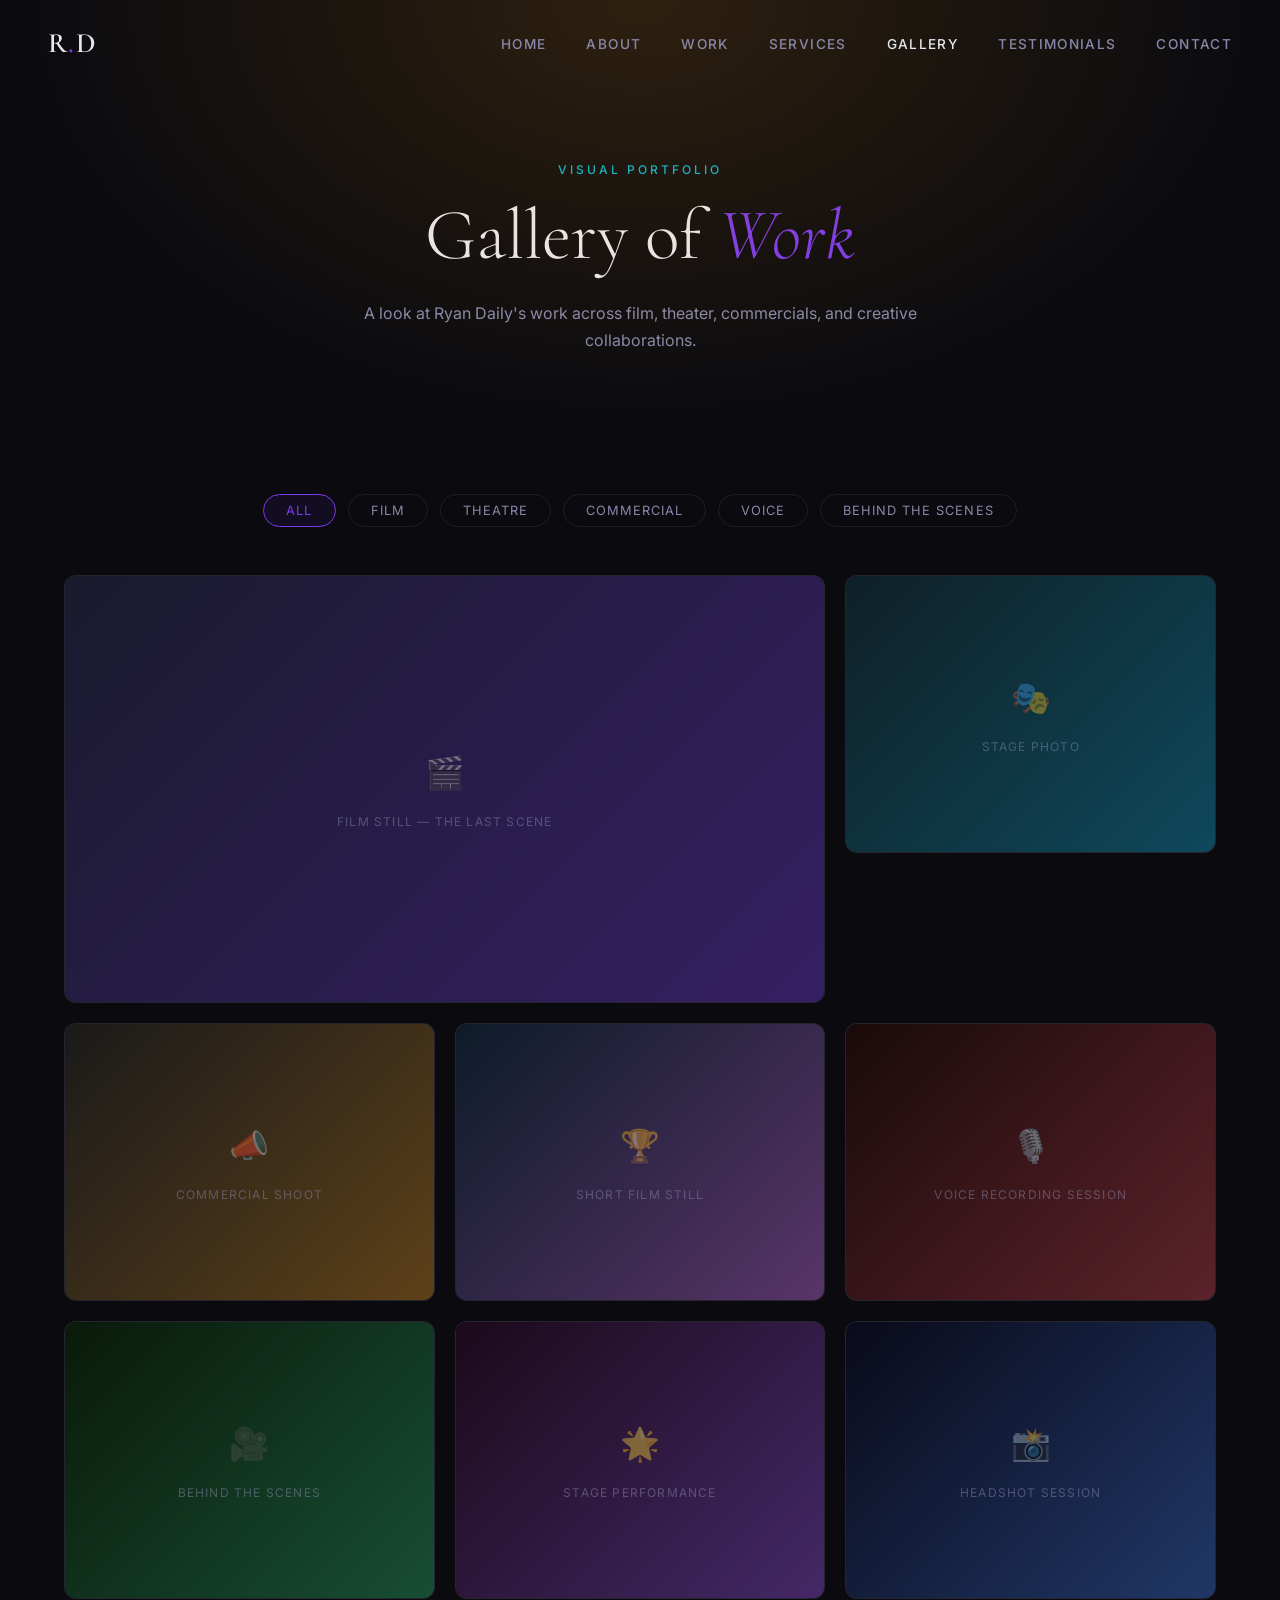
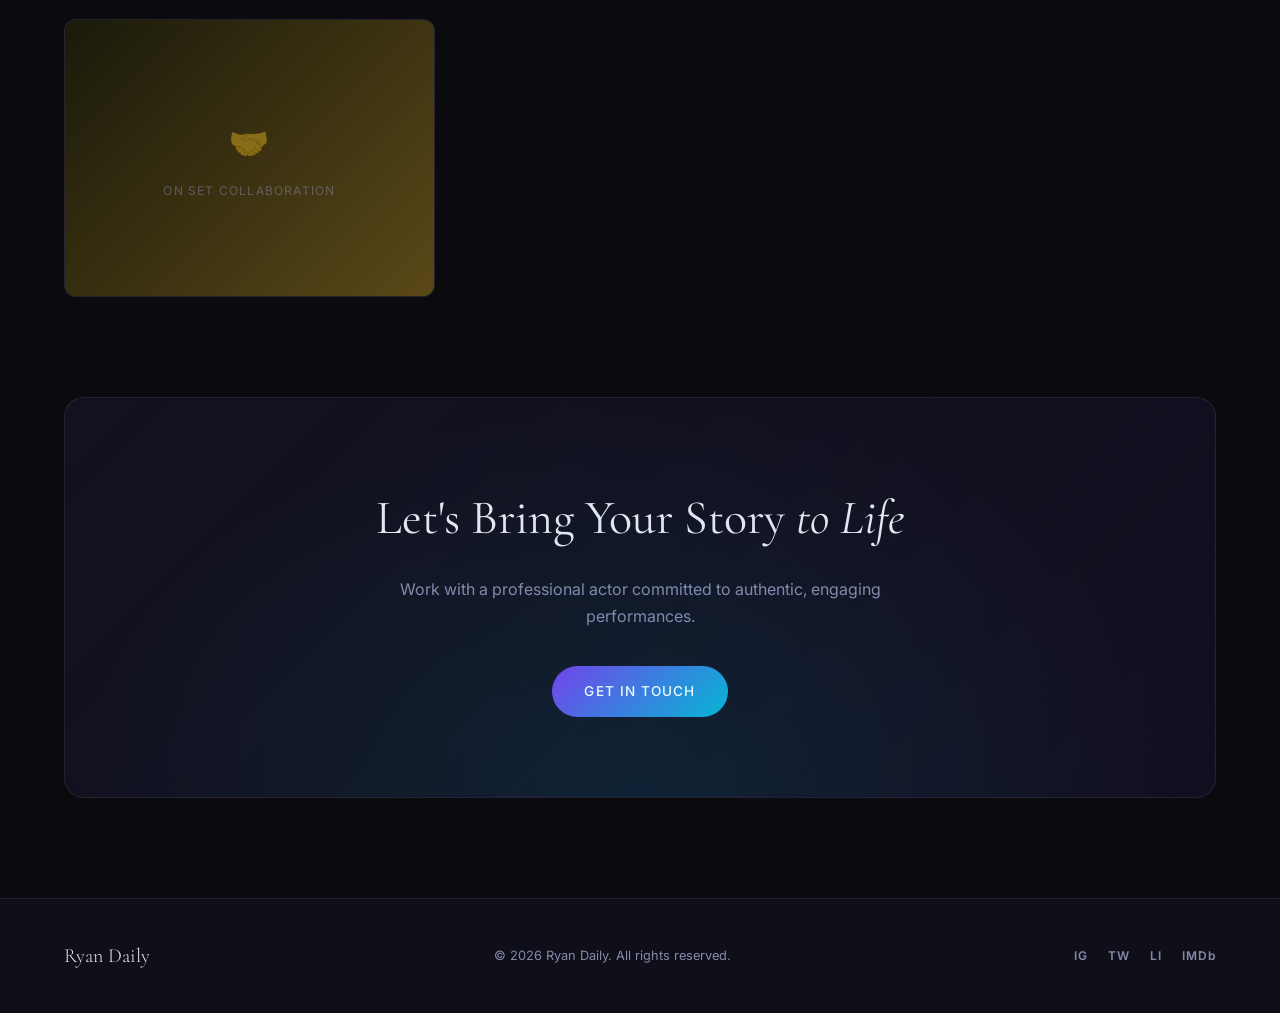
<file: gallery.html>
<!DOCTYPE html>
<html lang="en">
<head>
  <meta charset="UTF-8" />
  <meta name="viewport" content="width=device-width, initial-scale=1.0" />
  <title>Gallery — Ryan Daily</title>
  <link rel="preconnect" href="https://fonts.googleapis.com" />
  <link rel="preconnect" href="https://fonts.gstatic.com" crossorigin />
  <link href="https://fonts.googleapis.com/css2?family=Cormorant+Garamond:ital,wght@0,300;0,400;0,600;1,300;1,400&family=Inter:wght@300;400;500;600&display=swap" rel="stylesheet" />
  <link rel="stylesheet" href="style.css" />
  <style>
    .page-hero {
      padding: 160px 0 80px;
      text-align: center;
      position: relative;
      overflow: hidden;
    }
    .page-hero::before {
      content: '';
      position: absolute;
      inset: 0;
      background: radial-gradient(ellipse at 50% 0%, rgba(245,158,11,0.15) 0%, transparent 70%);
      pointer-events: none;
    }
    .page-hero .section-label { display: block; margin-bottom: 16px; }
    .page-hero .section-title { font-size: clamp(2.5rem, 6vw, 4.5rem); }
    .page-hero p {
      color: var(--text-muted);
      max-width: 560px;
      margin: 24px auto 0;
    }

    .gallery-section {
      padding: 60px 0 100px;
    }

    .gallery-filter {
      display: flex;
      justify-content: center;
      gap: 12px;
      flex-wrap: wrap;
      margin-bottom: 48px;
    }

    .filter-btn {
      background: transparent;
      border: 1px solid var(--border);
      color: var(--text-muted);
      border-radius: 50px;
      padding: 8px 22px;
      font-size: 0.8rem;
      letter-spacing: 0.08em;
      text-transform: uppercase;
      cursor: pointer;
      transition: var(--transition);
      font-family: var(--font-sans);
    }

    .filter-btn:hover,
    .filter-btn.active {
      border-color: var(--accent-1);
      color: var(--accent-1);
      background: rgba(124,58,237,0.08);
    }

    .gallery-grid {
      display: grid;
      grid-template-columns: repeat(3, 1fr);
      gap: 20px;
    }

    .gallery-item {
      position: relative;
      border-radius: var(--radius);
      overflow: hidden;
      cursor: pointer;
      aspect-ratio: 4/3;
      background: var(--bg-card);
      border: 1px solid var(--border);
      transition: var(--transition);
    }

    .gallery-item:nth-child(3n+1):first-child,
    .gallery-item.featured {
      grid-column: span 2;
      aspect-ratio: 16/9;
    }

    .gallery-item-bg {
      position: absolute;
      inset: 0;
      transition: transform 0.5s ease;
    }

    .gallery-item:hover .gallery-item-bg {
      transform: scale(1.05);
    }

    .gallery-item-overlay {
      position: absolute;
      inset: 0;
      background: linear-gradient(to top, rgba(0,0,0,0.75) 0%, transparent 60%);
      opacity: 0;
      transition: var(--transition);
      display: flex;
      align-items: flex-end;
      padding: 24px;
    }

    .gallery-item:hover .gallery-item-overlay { opacity: 1; }

    .gallery-item-info h3 {
      font-family: var(--font-serif);
      font-size: 1.1rem;
      font-weight: 400;
      margin-bottom: 4px;
    }

    .gallery-item-info span {
      font-size: 0.75rem;
      letter-spacing: 0.1em;
      text-transform: uppercase;
      color: var(--accent-2);
    }

    .gallery-placeholder {
      width: 100%;
      height: 100%;
      display: flex;
      flex-direction: column;
      align-items: center;
      justify-content: center;
      color: var(--text-muted);
      gap: 12px;
    }

    .gallery-placeholder .ph-icon { font-size: 2rem; opacity: 0.4; }
    .gallery-placeholder p {
      font-size: 0.75rem;
      letter-spacing: 0.1em;
      text-transform: uppercase;
      opacity: 0.5;
    }

    .cta-strip {
      background: linear-gradient(135deg, var(--bg-card), rgba(124,58,237,0.08));
      border: 1px solid var(--border);
      border-radius: var(--radius-lg);
      padding: 80px 48px;
      text-align: center;
      margin-bottom: 100px;
      position: relative;
      overflow: hidden;
    }

    .cta-strip::before {
      content: '';
      position: absolute;
      inset: 0;
      background: radial-gradient(ellipse at 50% 100%, rgba(6,182,212,0.12) 0%, transparent 70%);
      pointer-events: none;
    }

    .cta-strip h2 {
      font-family: var(--font-serif);
      font-size: clamp(2rem, 4vw, 3rem);
      font-weight: 400;
      margin-bottom: 16px;
    }

    .cta-strip p {
      color: var(--text-muted);
      max-width: 500px;
      margin: 0 auto 36px;
    }

    @media (max-width: 900px) {
      .gallery-grid { grid-template-columns: repeat(2, 1fr); }
      .gallery-item.featured { grid-column: span 2; }
    }

    @media (max-width: 600px) {
      .gallery-grid { grid-template-columns: 1fr; }
      .gallery-item.featured { grid-column: span 1; aspect-ratio: 4/3; }
      .cta-strip { padding: 48px 24px; }
    }
  </style>
</head>
<body>

  <nav id="navbar">
    <a href="index.html" class="nav-brand">R<span class="dot">.</span>D</a>
    <ul class="nav-links">
      <li><a href="index.html">Home</a></li>
      <li><a href="about.html">About</a></li>
      <li><a href="index.html#work">Work</a></li>
      <li><a href="services.html">Services</a></li>
      <li><a href="gallery.html" style="color:var(--text)">Gallery</a></li>
      <li><a href="testimonials.html">Testimonials</a></li>
      <li><a href="contact.html">Contact</a></li>
    </ul>
    <button class="nav-toggle" id="navToggle" aria-label="Toggle menu">
      <span></span><span></span><span></span>
    </button>
  </nav>

  <div class="page-hero">
    <div class="container">
      <span class="section-label">Visual Portfolio</span>
      <h1 class="section-title">Gallery of <em>Work</em></h1>
      <p>A look at Ryan Daily's work across film, theater, commercials, and creative collaborations.</p>
    </div>
  </div>

  <section class="gallery-section">
    <div class="container">
      <div class="gallery-filter">
        <button class="filter-btn active" data-filter="all">All</button>
        <button class="filter-btn" data-filter="film">Film</button>
        <button class="filter-btn" data-filter="theatre">Theatre</button>
        <button class="filter-btn" data-filter="commercial">Commercial</button>
        <button class="filter-btn" data-filter="voice">Voice</button>
        <button class="filter-btn" data-filter="behind">Behind the Scenes</button>
      </div>

      <div class="gallery-grid">

        <div class="gallery-item featured" data-category="film">
          <div class="gallery-item-bg" style="background: linear-gradient(135deg, #1a1a2e 0%, #7c3aed55 100%);">
            <div class="gallery-placeholder">
              <span class="ph-icon">🎬</span>
              <p>Film Still — The Last Scene</p>
            </div>
          </div>
          <div class="gallery-item-overlay">
            <div class="gallery-item-info">
              <h3>The Last Scene</h3>
              <span>Film · Lead Role</span>
            </div>
          </div>
        </div>

        <div class="gallery-item" data-category="theatre">
          <div class="gallery-item-bg" style="background: linear-gradient(135deg, #0f2027 0%, #06b6d455 100%);">
            <div class="gallery-placeholder">
              <span class="ph-icon">🎭</span>
              <p>Stage Photo</p>
            </div>
          </div>
          <div class="gallery-item-overlay">
            <div class="gallery-item-info">
              <h3>Broken Horizons</h3>
              <span>Theatre · Stage Production</span>
            </div>
          </div>
        </div>

        <div class="gallery-item" data-category="commercial">
          <div class="gallery-item-bg" style="background: linear-gradient(135deg, #1a1a1a 0%, #f59e0b55 100%);">
            <div class="gallery-placeholder">
              <span class="ph-icon">📣</span>
              <p>Commercial Shoot</p>
            </div>
          </div>
          <div class="gallery-item-overlay">
            <div class="gallery-item-info">
              <h3>Brand Campaign</h3>
              <span>Commercial · National TV</span>
            </div>
          </div>
        </div>

        <div class="gallery-item" data-category="film">
          <div class="gallery-item-bg" style="background: linear-gradient(135deg, #0d1b2a 0%, #e879f955 100%);">
            <div class="gallery-placeholder">
              <span class="ph-icon">🏆</span>
              <p>Short Film Still</p>
            </div>
          </div>
          <div class="gallery-item-overlay">
            <div class="gallery-item-info">
              <h3>Echoes</h3>
              <span>Short Film · Award Nominated</span>
            </div>
          </div>
        </div>

        <div class="gallery-item" data-category="voice">
          <div class="gallery-item-bg" style="background: linear-gradient(135deg, #1a0a0a 0%, #ef444455 100%);">
            <div class="gallery-placeholder">
              <span class="ph-icon">🎙️</span>
              <p>Voice Recording Session</p>
            </div>
          </div>
          <div class="gallery-item-overlay">
            <div class="gallery-item-info">
              <h3>Narration Series</h3>
              <span>Voice Over · Documentary</span>
            </div>
          </div>
        </div>

        <div class="gallery-item" data-category="behind">
          <div class="gallery-item-bg" style="background: linear-gradient(135deg, #0a1a0a 0%, #22c55e55 100%);">
            <div class="gallery-placeholder">
              <span class="ph-icon">🎥</span>
              <p>Behind the Scenes</p>
            </div>
          </div>
          <div class="gallery-item-overlay">
            <div class="gallery-item-info">
              <h3>On Set</h3>
              <span>Behind the Scenes</span>
            </div>
          </div>
        </div>

        <div class="gallery-item" data-category="theatre">
          <div class="gallery-item-bg" style="background: linear-gradient(135deg, #1a0a1a 0%, #a855f755 100%);">
            <div class="gallery-placeholder">
              <span class="ph-icon">🌟</span>
              <p>Stage Performance</p>
            </div>
          </div>
          <div class="gallery-item-overlay">
            <div class="gallery-item-info">
              <h3>Live Performance</h3>
              <span>Theatre · Stage</span>
            </div>
          </div>
        </div>

        <div class="gallery-item" data-category="commercial">
          <div class="gallery-item-bg" style="background: linear-gradient(135deg, #0a0a1a 0%, #3b82f655 100%);">
            <div class="gallery-placeholder">
              <span class="ph-icon">📸</span>
              <p>Headshot Session</p>
            </div>
          </div>
          <div class="gallery-item-overlay">
            <div class="gallery-item-info">
              <h3>Professional Headshots</h3>
              <span>Commercial · Branding</span>
            </div>
          </div>
        </div>

        <div class="gallery-item" data-category="behind">
          <div class="gallery-item-bg" style="background: linear-gradient(135deg, #1a1a0a 0%, #eab30855 100%);">
            <div class="gallery-placeholder">
              <span class="ph-icon">🤝</span>
              <p>On Set Collaboration</p>
            </div>
          </div>
          <div class="gallery-item-overlay">
            <div class="gallery-item-info">
              <h3>Cast & Crew</h3>
              <span>Behind the Scenes</span>
            </div>
          </div>
        </div>

      </div>
    </div>
  </section>

  <div class="container">
    <div class="cta-strip">
      <h2>Let's Bring Your Story <em>to Life</em></h2>
      <p>Work with a professional actor committed to authentic, engaging performances.</p>
      <a href="contact.html" class="btn btn-primary">Get In Touch</a>
    </div>
  </div>

  <footer>
    <div class="container footer-inner">
      <span class="footer-brand">Ryan Daily</span>
      <p class="footer-copy">© 2026 Ryan Daily. All rights reserved.</p>
      <div class="footer-socials">
        <a href="#" aria-label="Instagram">IG</a>
        <a href="#" aria-label="Twitter">TW</a>
        <a href="#" aria-label="LinkedIn">LI</a>
        <a href="#" aria-label="IMDb">IMDb</a>
      </div>
    </div>
  </footer>

  <script>
    const navbar = document.getElementById('navbar');
    window.addEventListener('scroll', () => {
      navbar.classList.toggle('scrolled', window.scrollY > 50);
    });
    document.getElementById('navToggle').addEventListener('click', () => {
      document.querySelector('.nav-links').classList.toggle('open');
    });

    document.querySelectorAll('.filter-btn').forEach(btn => {
      btn.addEventListener('click', () => {
        document.querySelectorAll('.filter-btn').forEach(b => b.classList.remove('active'));
        btn.classList.add('active');
        const filter = btn.dataset.filter;
        document.querySelectorAll('.gallery-item').forEach(item => {
          if (filter === 'all' || item.dataset.category === filter) {
            item.style.display = '';
          } else {
            item.style.display = 'none';
          }
        });
      });
    });
  </script>
</body>
</html>
</file>
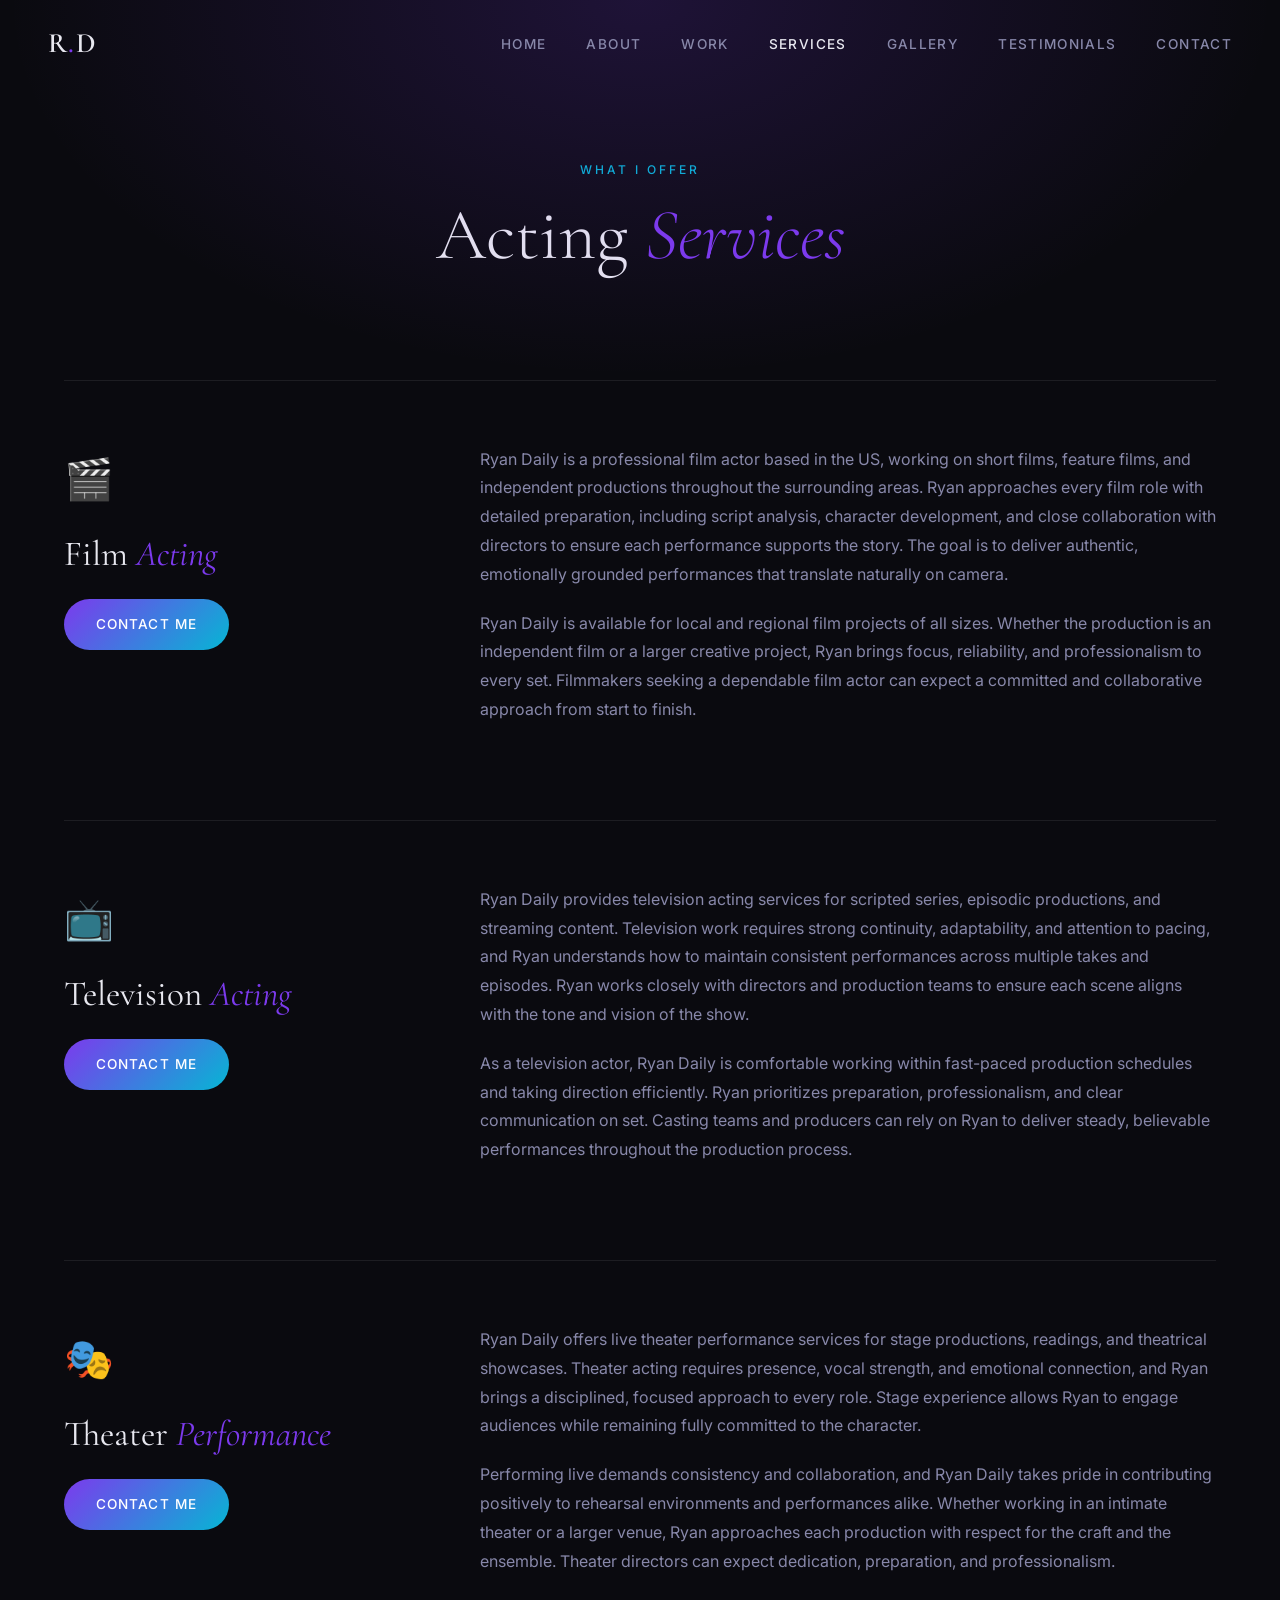
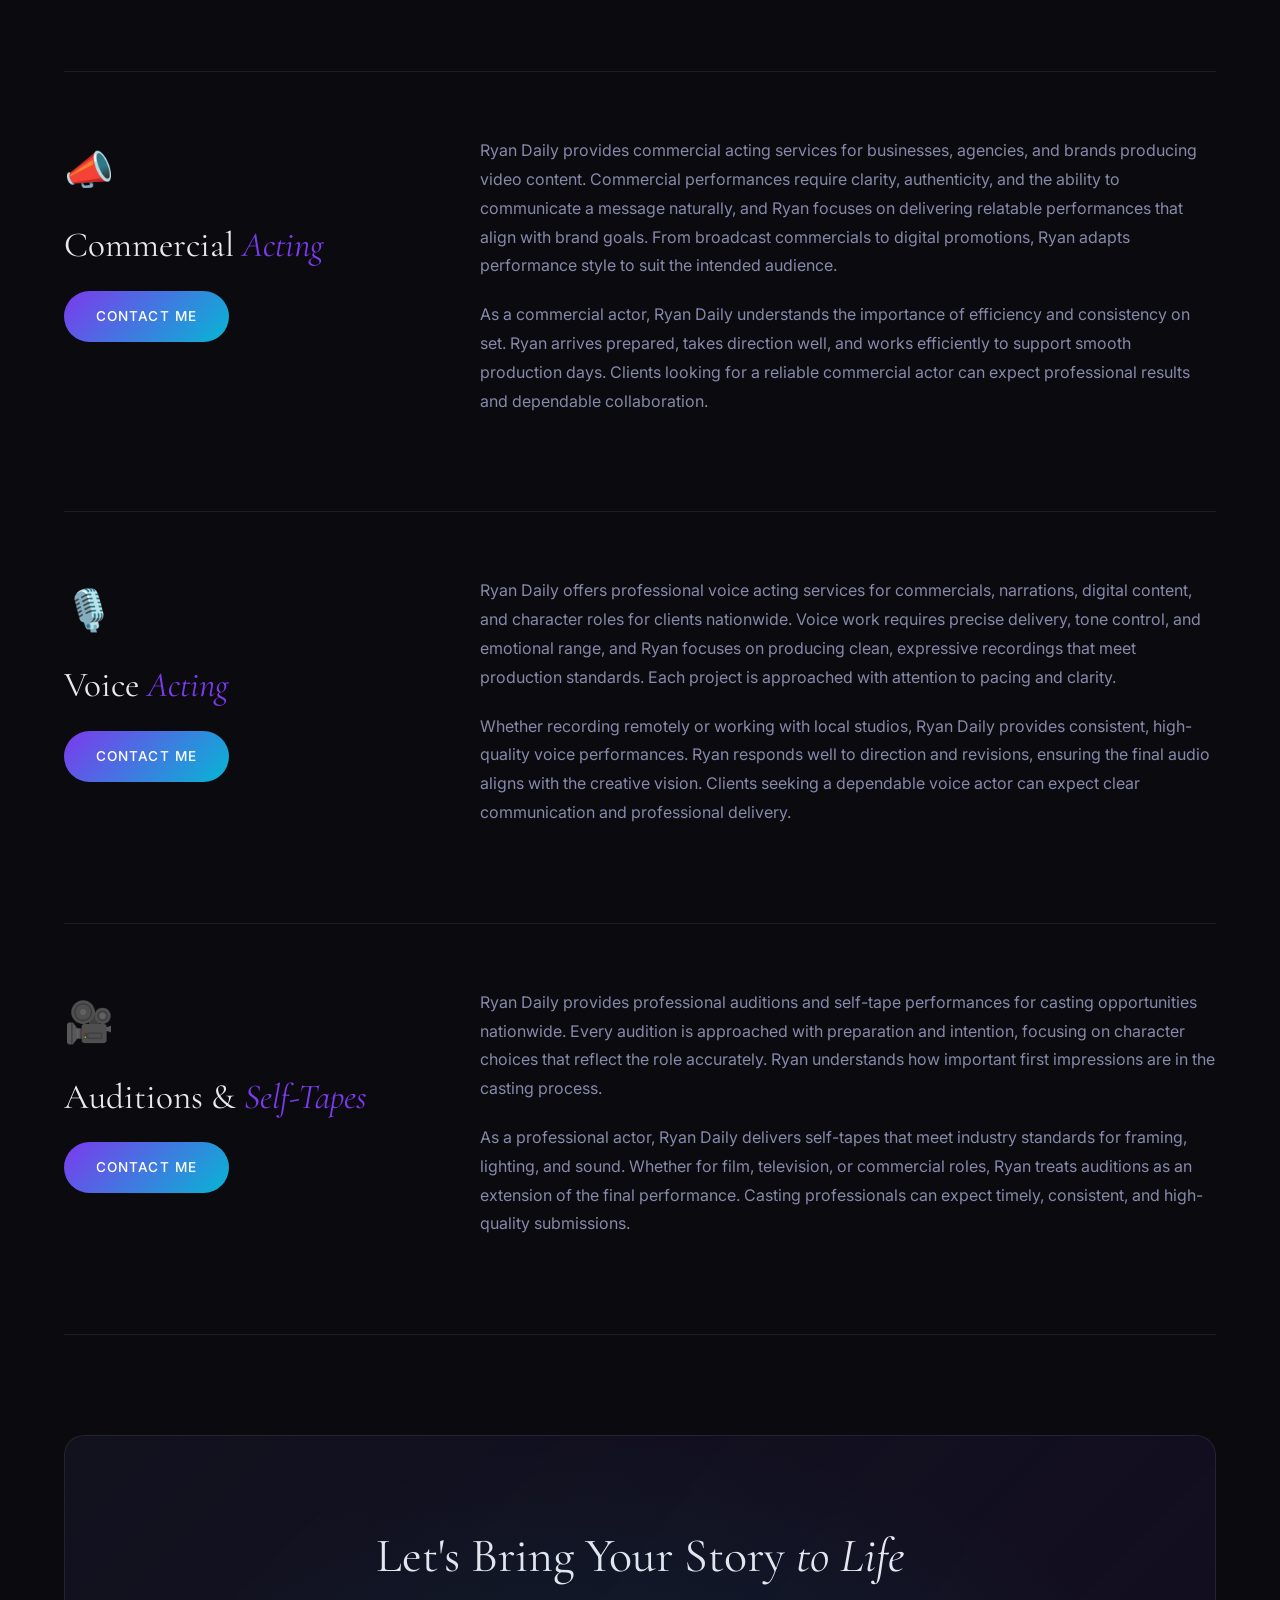
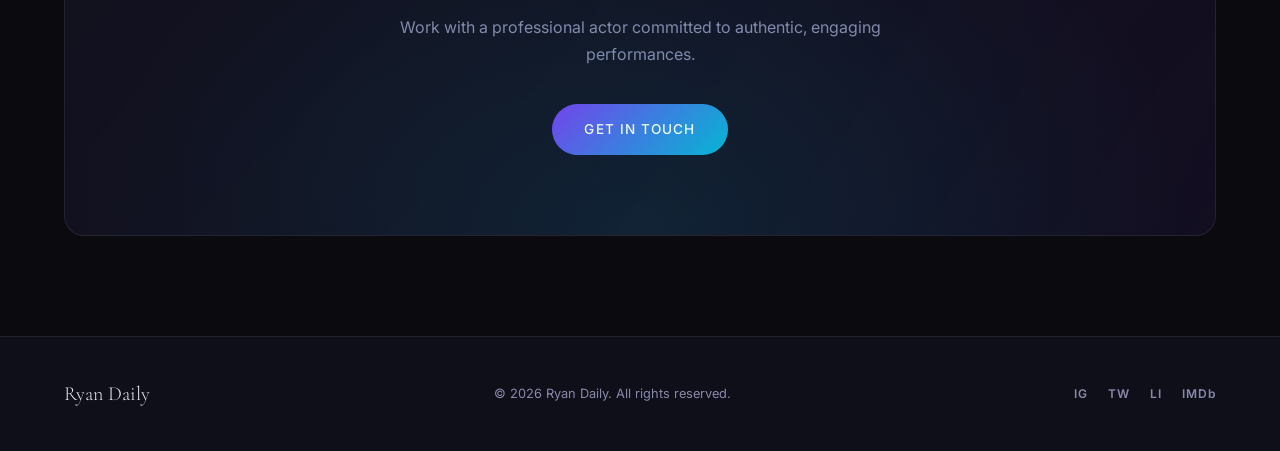
<file: services.html>
<!DOCTYPE html>
<html lang="en">
<head>
  <meta charset="UTF-8" />
  <meta name="viewport" content="width=device-width, initial-scale=1.0" />
  <title>Services — Ryan Daily</title>
  <link rel="preconnect" href="https://fonts.googleapis.com" />
  <link rel="preconnect" href="https://fonts.gstatic.com" crossorigin />
  <link href="https://fonts.googleapis.com/css2?family=Cormorant+Garamond:ital,wght@0,300;0,400;0,600;1,300;1,400&family=Inter:wght@300;400;500;600&display=swap" rel="stylesheet" />
  <link rel="stylesheet" href="style.css" />
  <style>
    .page-hero {
      padding: 160px 0 80px;
      text-align: center;
      position: relative;
      overflow: hidden;
    }
    .page-hero::before {
      content: '';
      position: absolute;
      inset: 0;
      background: radial-gradient(ellipse at 50% 0%, rgba(124,58,237,0.18) 0%, transparent 70%);
      pointer-events: none;
    }
    .page-hero .section-label { display: block; margin-bottom: 16px; }
    .page-hero .section-title { font-size: clamp(2.5rem, 6vw, 4.5rem); }

    .services-list {
      padding: 0 0 100px;
    }

    .service-block {
      border-top: 1px solid var(--border);
      padding: 64px 0;
    }
    .service-block:last-of-type { border-bottom: 1px solid var(--border); }

    .service-inner {
      display: grid;
      grid-template-columns: 1fr 2fr;
      gap: 48px;
      align-items: start;
    }

    .service-heading {
      position: sticky;
      top: 100px;
    }

    .service-icon {
      font-size: 2.5rem;
      margin-bottom: 20px;
      display: block;
    }

    .service-heading h2 {
      font-family: var(--font-serif);
      font-size: clamp(1.6rem, 3vw, 2.2rem);
      font-weight: 400;
      line-height: 1.2;
      margin-bottom: 24px;
    }

    .service-heading h2 em {
      font-style: italic;
      color: var(--accent-1);
    }

    .service-body p {
      color: var(--text-muted);
      margin-bottom: 20px;
      font-size: 1rem;
      line-height: 1.8;
    }

    .service-body p:last-of-type { margin-bottom: 32px; }

    .cta-strip {
      background: linear-gradient(135deg, var(--bg-card), rgba(124,58,237,0.08));
      border: 1px solid var(--border);
      border-radius: var(--radius-lg);
      padding: 80px 48px;
      text-align: center;
      margin-bottom: 100px;
      position: relative;
      overflow: hidden;
    }

    .cta-strip::before {
      content: '';
      position: absolute;
      inset: 0;
      background: radial-gradient(ellipse at 50% 100%, rgba(6,182,212,0.12) 0%, transparent 70%);
      pointer-events: none;
    }

    .cta-strip h2 {
      font-family: var(--font-serif);
      font-size: clamp(2rem, 4vw, 3rem);
      font-weight: 400;
      margin-bottom: 16px;
    }

    .cta-strip p {
      color: var(--text-muted);
      max-width: 500px;
      margin: 0 auto 36px;
    }

    @media (max-width: 768px) {
      .service-inner { grid-template-columns: 1fr; gap: 24px; }
      .service-heading { position: static; }
      .cta-strip { padding: 48px 24px; }
    }
  </style>
</head>
<body>

  <nav id="navbar">
    <a href="index.html" class="nav-brand">R<span class="dot">.</span>D</a>
    <ul class="nav-links">
      <li><a href="index.html">Home</a></li>
      <li><a href="index.html#about">About</a></li>
      <li><a href="index.html#work">Work</a></li>
      <li><a href="services.html" style="color:var(--text)">Services</a></li>
      <li><a href="gallery.html">Gallery</a></li>
      <li><a href="testimonials.html">Testimonials</a></li>
      <li><a href="contact.html">Contact</a></li>
    </ul>
    <button class="nav-toggle" id="navToggle" aria-label="Toggle menu">
      <span></span><span></span><span></span>
    </button>
  </nav>

  <div class="page-hero">
    <div class="container">
      <span class="section-label">What I Offer</span>
      <h1 class="section-title">Acting <em>Services</em></h1>
    </div>
  </div>

  <div class="services-list">
    <div class="container">

      <div class="service-block">
        <div class="service-inner">
          <div class="service-heading">
            <span class="service-icon">🎬</span>
            <h2>Film <em>Acting</em></h2>
            <a href="contact.html" class="btn btn-primary">Contact Me</a>
          </div>
          <div class="service-body">
            <p>Ryan Daily is a professional film actor based in the US, working on short films, feature films, and independent productions throughout the surrounding areas. Ryan approaches every film role with detailed preparation, including script analysis, character development, and close collaboration with directors to ensure each performance supports the story. The goal is to deliver authentic, emotionally grounded performances that translate naturally on camera.</p>
            <p>Ryan Daily is available for local and regional film projects of all sizes. Whether the production is an independent film or a larger creative project, Ryan brings focus, reliability, and professionalism to every set. Filmmakers seeking a dependable film actor can expect a committed and collaborative approach from start to finish.</p>
          </div>
        </div>
      </div>

      <div class="service-block">
        <div class="service-inner">
          <div class="service-heading">
            <span class="service-icon">📺</span>
            <h2>Television <em>Acting</em></h2>
            <a href="contact.html" class="btn btn-primary">Contact Me</a>
          </div>
          <div class="service-body">
            <p>Ryan Daily provides television acting services for scripted series, episodic productions, and streaming content. Television work requires strong continuity, adaptability, and attention to pacing, and Ryan understands how to maintain consistent performances across multiple takes and episodes. Ryan works closely with directors and production teams to ensure each scene aligns with the tone and vision of the show.</p>
            <p>As a television actor, Ryan Daily is comfortable working within fast-paced production schedules and taking direction efficiently. Ryan prioritizes preparation, professionalism, and clear communication on set. Casting teams and producers can rely on Ryan to deliver steady, believable performances throughout the production process.</p>
          </div>
        </div>
      </div>

      <div class="service-block">
        <div class="service-inner">
          <div class="service-heading">
            <span class="service-icon">🎭</span>
            <h2>Theater <em>Performance</em></h2>
            <a href="contact.html" class="btn btn-primary">Contact Me</a>
          </div>
          <div class="service-body">
            <p>Ryan Daily offers live theater performance services for stage productions, readings, and theatrical showcases. Theater acting requires presence, vocal strength, and emotional connection, and Ryan brings a disciplined, focused approach to every role. Stage experience allows Ryan to engage audiences while remaining fully committed to the character.</p>
            <p>Performing live demands consistency and collaboration, and Ryan Daily takes pride in contributing positively to rehearsal environments and performances alike. Whether working in an intimate theater or a larger venue, Ryan approaches each production with respect for the craft and the ensemble. Theater directors can expect dedication, preparation, and professionalism.</p>
          </div>
        </div>
      </div>

      <div class="service-block">
        <div class="service-inner">
          <div class="service-heading">
            <span class="service-icon">📣</span>
            <h2>Commercial <em>Acting</em></h2>
            <a href="contact.html" class="btn btn-primary">Contact Me</a>
          </div>
          <div class="service-body">
            <p>Ryan Daily provides commercial acting services for businesses, agencies, and brands producing video content. Commercial performances require clarity, authenticity, and the ability to communicate a message naturally, and Ryan focuses on delivering relatable performances that align with brand goals. From broadcast commercials to digital promotions, Ryan adapts performance style to suit the intended audience.</p>
            <p>As a commercial actor, Ryan Daily understands the importance of efficiency and consistency on set. Ryan arrives prepared, takes direction well, and works efficiently to support smooth production days. Clients looking for a reliable commercial actor can expect professional results and dependable collaboration.</p>
          </div>
        </div>
      </div>

      <div class="service-block">
        <div class="service-inner">
          <div class="service-heading">
            <span class="service-icon">🎙️</span>
            <h2>Voice <em>Acting</em></h2>
            <a href="contact.html" class="btn btn-primary">Contact Me</a>
          </div>
          <div class="service-body">
            <p>Ryan Daily offers professional voice acting services for commercials, narrations, digital content, and character roles for clients nationwide. Voice work requires precise delivery, tone control, and emotional range, and Ryan focuses on producing clean, expressive recordings that meet production standards. Each project is approached with attention to pacing and clarity.</p>
            <p>Whether recording remotely or working with local studios, Ryan Daily provides consistent, high-quality voice performances. Ryan responds well to direction and revisions, ensuring the final audio aligns with the creative vision. Clients seeking a dependable voice actor can expect clear communication and professional delivery.</p>
          </div>
        </div>
      </div>

      <div class="service-block">
        <div class="service-inner">
          <div class="service-heading">
            <span class="service-icon">🎥</span>
            <h2>Auditions &amp; <em>Self-Tapes</em></h2>
            <a href="contact.html" class="btn btn-primary">Contact Me</a>
          </div>
          <div class="service-body">
            <p>Ryan Daily provides professional auditions and self-tape performances for casting opportunities nationwide. Every audition is approached with preparation and intention, focusing on character choices that reflect the role accurately. Ryan understands how important first impressions are in the casting process.</p>
            <p>As a professional actor, Ryan Daily delivers self-tapes that meet industry standards for framing, lighting, and sound. Whether for film, television, or commercial roles, Ryan treats auditions as an extension of the final performance. Casting professionals can expect timely, consistent, and high-quality submissions.</p>
          </div>
        </div>
      </div>

    </div>
  </div>

  <div class="container">
    <div class="cta-strip">
      <h2>Let's Bring Your Story <em>to Life</em></h2>
      <p>Work with a professional actor committed to authentic, engaging performances.</p>
      <a href="contact.html" class="btn btn-primary">Get In Touch</a>
    </div>
  </div>

  <footer>
    <div class="container footer-inner">
      <span class="footer-brand">Ryan Daily</span>
      <p class="footer-copy">© 2026 Ryan Daily. All rights reserved.</p>
      <div class="footer-socials">
        <a href="#" aria-label="Instagram">IG</a>
        <a href="#" aria-label="Twitter">TW</a>
        <a href="#" aria-label="LinkedIn">LI</a>
        <a href="#" aria-label="IMDb">IMDb</a>
      </div>
    </div>
  </footer>

  <script>
    const navbar = document.getElementById('navbar');
    window.addEventListener('scroll', () => {
      navbar.classList.toggle('scrolled', window.scrollY > 50);
    });
    document.getElementById('navToggle').addEventListener('click', () => {
      document.querySelector('.nav-links').classList.toggle('open');
    });
  </script>
</body>
</html>
</file>
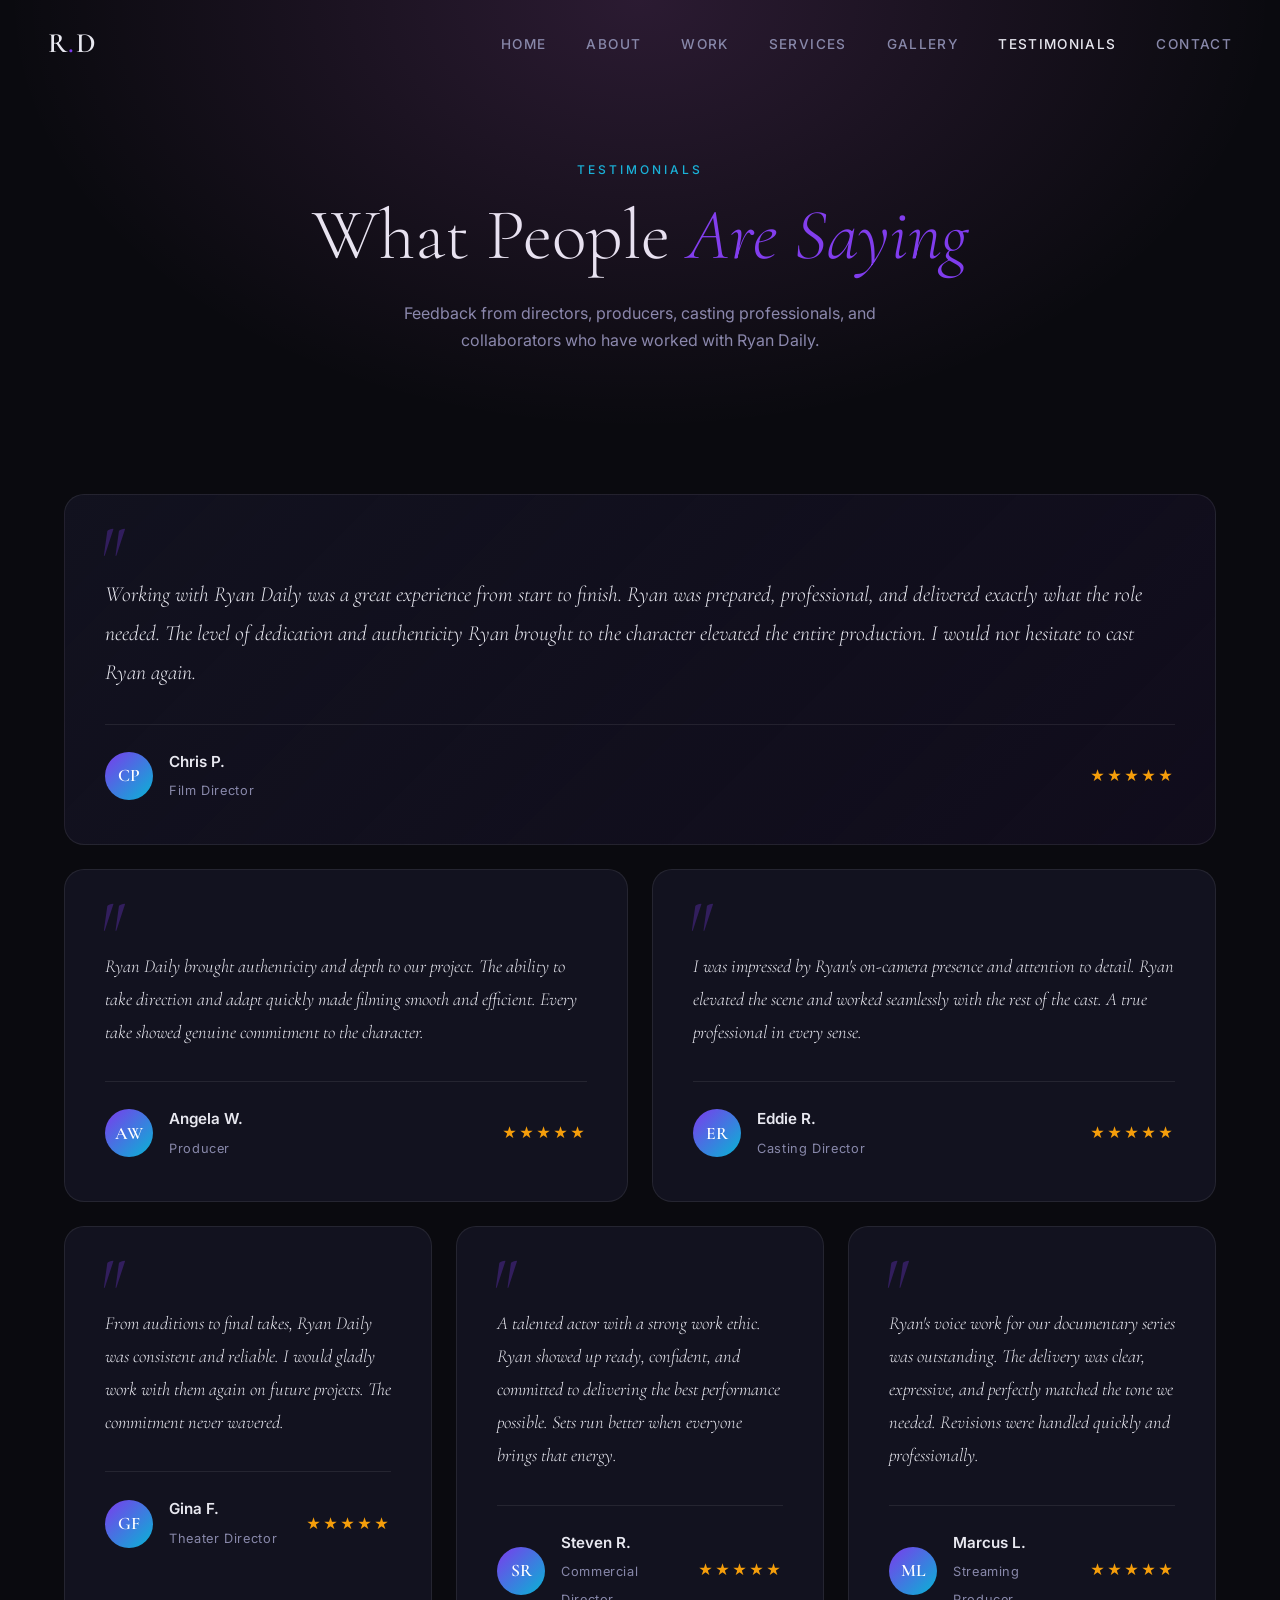
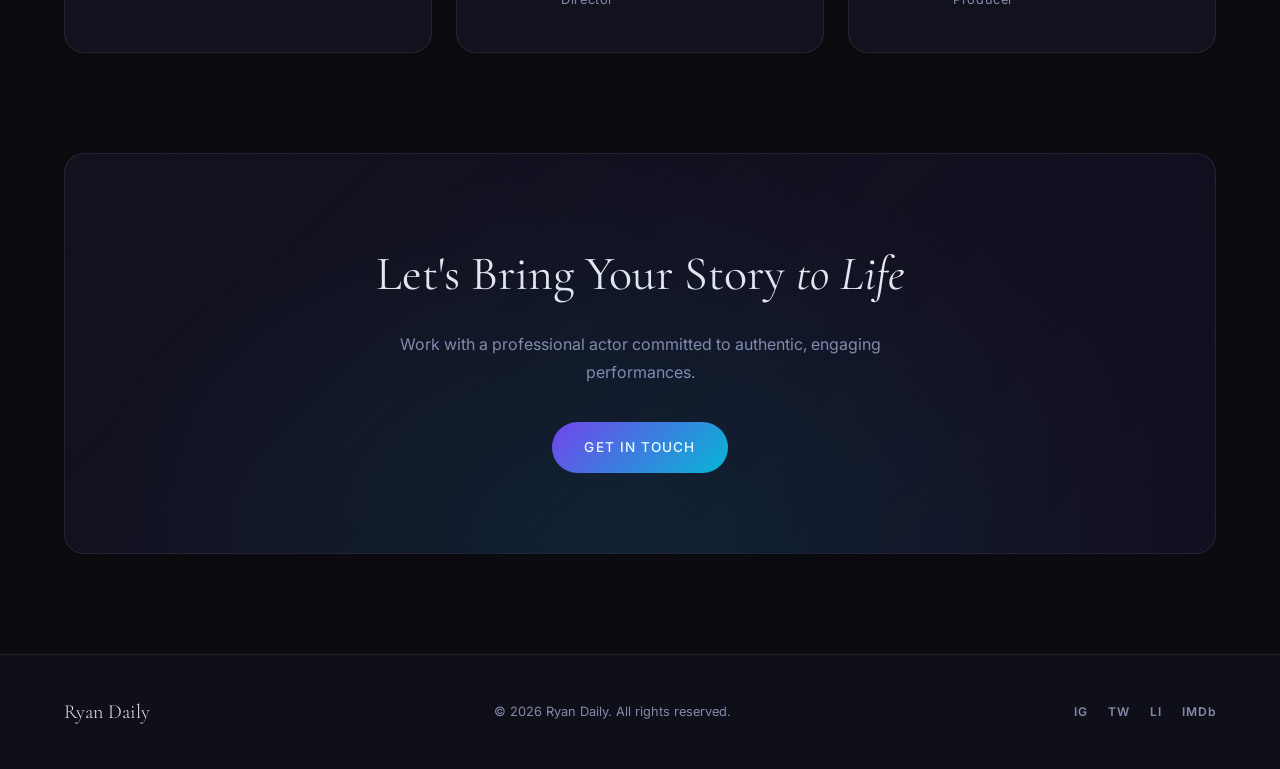
<file: testimonials.html>
<!DOCTYPE html>
<html lang="en">
<head>
  <meta charset="UTF-8" />
  <meta name="viewport" content="width=device-width, initial-scale=1.0" />
  <title>Testimonials — Ryan Daily</title>
  <link rel="preconnect" href="https://fonts.googleapis.com" />
  <link rel="preconnect" href="https://fonts.gstatic.com" crossorigin />
  <link href="https://fonts.googleapis.com/css2?family=Cormorant+Garamond:ital,wght@0,300;0,400;0,600;1,300;1,400&family=Inter:wght@300;400;500;600&display=swap" rel="stylesheet" />
  <link rel="stylesheet" href="style.css" />
  <style>
    .page-hero {
      padding: 160px 0 80px;
      text-align: center;
      position: relative;
      overflow: hidden;
    }
    .page-hero::before {
      content: '';
      position: absolute;
      inset: 0;
      background: radial-gradient(ellipse at 50% 0%, rgba(232,121,249,0.15) 0%, transparent 70%);
      pointer-events: none;
    }
    .page-hero .section-label { display: block; margin-bottom: 16px; }
    .page-hero .section-title { font-size: clamp(2.5rem, 6vw, 4.5rem); }
    .page-hero p {
      color: var(--text-muted);
      max-width: 560px;
      margin: 24px auto 0;
    }

    .testimonials-section {
      padding: 60px 0 100px;
    }

    .testimonials-grid {
      display: grid;
      grid-template-columns: repeat(2, 1fr);
      gap: 24px;
      margin-bottom: 24px;
    }

    .testimonial-card {
      background: var(--bg-card);
      border: 1px solid var(--border);
      border-radius: var(--radius-lg);
      padding: 40px;
      position: relative;
      transition: var(--transition);
    }

    .testimonial-card:hover {
      border-color: rgba(124,58,237,0.4);
      transform: translateY(-4px);
      box-shadow: 0 20px 60px rgba(0,0,0,0.3);
    }

    .testimonial-card.featured {
      grid-column: span 2;
      background: linear-gradient(135deg, var(--bg-card), rgba(124,58,237,0.06));
    }

    .quote-mark {
      font-family: var(--font-serif);
      font-size: 5rem;
      line-height: 1;
      color: var(--accent-1);
      opacity: 0.3;
      position: absolute;
      top: 20px;
      left: 32px;
      font-style: italic;
    }

    .testimonial-text {
      font-family: var(--font-serif);
      font-size: 1.15rem;
      font-style: italic;
      font-weight: 300;
      line-height: 1.8;
      color: var(--text);
      margin: 20px 0 32px;
      padding-top: 20px;
    }

    .testimonial-card.featured .testimonial-text {
      font-size: 1.35rem;
    }

    .testimonial-author {
      display: flex;
      align-items: center;
      gap: 16px;
      border-top: 1px solid var(--border);
      padding-top: 24px;
    }

    .author-avatar {
      width: 48px;
      height: 48px;
      border-radius: 50%;
      background: linear-gradient(135deg, var(--accent-1), var(--accent-2));
      display: flex;
      align-items: center;
      justify-content: center;
      font-family: var(--font-serif);
      font-size: 1.1rem;
      font-weight: 600;
      color: #fff;
      flex-shrink: 0;
    }

    .author-info strong {
      display: block;
      font-size: 0.95rem;
      font-weight: 600;
      margin-bottom: 2px;
    }

    .author-info span {
      font-size: 0.8rem;
      color: var(--text-muted);
      letter-spacing: 0.05em;
    }

    .stars {
      margin-left: auto;
      color: var(--accent-3);
      font-size: 0.9rem;
      letter-spacing: 2px;
    }

    .testimonials-row {
      display: grid;
      grid-template-columns: repeat(3, 1fr);
      gap: 24px;
    }

    .cta-strip {
      background: linear-gradient(135deg, var(--bg-card), rgba(124,58,237,0.08));
      border: 1px solid var(--border);
      border-radius: var(--radius-lg);
      padding: 80px 48px;
      text-align: center;
      margin-bottom: 100px;
      position: relative;
      overflow: hidden;
    }

    .cta-strip::before {
      content: '';
      position: absolute;
      inset: 0;
      background: radial-gradient(ellipse at 50% 100%, rgba(6,182,212,0.12) 0%, transparent 70%);
      pointer-events: none;
    }

    .cta-strip h2 {
      font-family: var(--font-serif);
      font-size: clamp(2rem, 4vw, 3rem);
      font-weight: 400;
      margin-bottom: 16px;
    }

    .cta-strip p {
      color: var(--text-muted);
      max-width: 500px;
      margin: 0 auto 36px;
    }

    @media (max-width: 900px) {
      .testimonials-grid { grid-template-columns: 1fr; }
      .testimonial-card.featured { grid-column: span 1; }
      .testimonials-row { grid-template-columns: 1fr 1fr; }
    }

    @media (max-width: 600px) {
      .testimonials-row { grid-template-columns: 1fr; }
      .testimonial-card { padding: 28px 24px; }
      .cta-strip { padding: 48px 24px; }
    }
  </style>
</head>
<body>

  <nav id="navbar">
    <a href="index.html" class="nav-brand">R<span class="dot">.</span>D</a>
    <ul class="nav-links">
      <li><a href="index.html">Home</a></li>
      <li><a href="about.html">About</a></li>
      <li><a href="index.html#work">Work</a></li>
      <li><a href="services.html">Services</a></li>
      <li><a href="gallery.html">Gallery</a></li>
      <li><a href="testimonials.html" style="color:var(--text)">Testimonials</a></li>
      <li><a href="contact.html">Contact</a></li>
    </ul>
    <button class="nav-toggle" id="navToggle" aria-label="Toggle menu">
      <span></span><span></span><span></span>
    </button>
  </nav>

  <div class="page-hero">
    <div class="container">
      <span class="section-label">Testimonials</span>
      <h1 class="section-title">What People <em>Are Saying</em></h1>
      <p>Feedback from directors, producers, casting professionals, and collaborators who have worked with Ryan Daily.</p>
    </div>
  </div>

  <section class="testimonials-section">
    <div class="container">

      <div class="testimonials-grid">
        <div class="testimonial-card featured">
          <div class="quote-mark">"</div>
          <p class="testimonial-text">Working with Ryan Daily was a great experience from start to finish. Ryan was prepared, professional, and delivered exactly what the role needed. The level of dedication and authenticity Ryan brought to the character elevated the entire production. I would not hesitate to cast Ryan again.</p>
          <div class="testimonial-author">
            <div class="author-avatar">CP</div>
            <div class="author-info">
              <strong>Chris P.</strong>
              <span>Film Director</span>
            </div>
            <div class="stars">★★★★★</div>
          </div>
        </div>

        <div class="testimonial-card">
          <div class="quote-mark">"</div>
          <p class="testimonial-text">Ryan Daily brought authenticity and depth to our project. The ability to take direction and adapt quickly made filming smooth and efficient. Every take showed genuine commitment to the character.</p>
          <div class="testimonial-author">
            <div class="author-avatar">AW</div>
            <div class="author-info">
              <strong>Angela W.</strong>
              <span>Producer</span>
            </div>
            <div class="stars">★★★★★</div>
          </div>
        </div>

        <div class="testimonial-card">
          <div class="quote-mark">"</div>
          <p class="testimonial-text">I was impressed by Ryan's on-camera presence and attention to detail. Ryan elevated the scene and worked seamlessly with the rest of the cast. A true professional in every sense.</p>
          <div class="testimonial-author">
            <div class="author-avatar">ER</div>
            <div class="author-info">
              <strong>Eddie R.</strong>
              <span>Casting Director</span>
            </div>
            <div class="stars">★★★★★</div>
          </div>
        </div>
      </div>

      <div class="testimonials-row">
        <div class="testimonial-card">
          <div class="quote-mark">"</div>
          <p class="testimonial-text">From auditions to final takes, Ryan Daily was consistent and reliable. I would gladly work with them again on future projects. The commitment never wavered.</p>
          <div class="testimonial-author">
            <div class="author-avatar">GF</div>
            <div class="author-info">
              <strong>Gina F.</strong>
              <span>Theater Director</span>
            </div>
            <div class="stars">★★★★★</div>
          </div>
        </div>

        <div class="testimonial-card">
          <div class="quote-mark">"</div>
          <p class="testimonial-text">A talented actor with a strong work ethic. Ryan showed up ready, confident, and committed to delivering the best performance possible. Sets run better when everyone brings that energy.</p>
          <div class="testimonial-author">
            <div class="author-avatar">SR</div>
            <div class="author-info">
              <strong>Steven R.</strong>
              <span>Commercial Director</span>
            </div>
            <div class="stars">★★★★★</div>
          </div>
        </div>

        <div class="testimonial-card">
          <div class="quote-mark">"</div>
          <p class="testimonial-text">Ryan's voice work for our documentary series was outstanding. The delivery was clear, expressive, and perfectly matched the tone we needed. Revisions were handled quickly and professionally.</p>
          <div class="testimonial-author">
            <div class="author-avatar">ML</div>
            <div class="author-info">
              <strong>Marcus L.</strong>
              <span>Streaming Producer</span>
            </div>
            <div class="stars">★★★★★</div>
          </div>
        </div>
      </div>

    </div>
  </section>

  <div class="container">
    <div class="cta-strip">
      <h2>Let's Bring Your Story <em>to Life</em></h2>
      <p>Work with a professional actor committed to authentic, engaging performances.</p>
      <a href="contact.html" class="btn btn-primary">Get In Touch</a>
    </div>
  </div>

  <footer>
    <div class="container footer-inner">
      <span class="footer-brand">Ryan Daily</span>
      <p class="footer-copy">© 2026 Ryan Daily. All rights reserved.</p>
      <div class="footer-socials">
        <a href="#" aria-label="Instagram">IG</a>
        <a href="#" aria-label="Twitter">TW</a>
        <a href="#" aria-label="LinkedIn">LI</a>
        <a href="#" aria-label="IMDb">IMDb</a>
      </div>
    </div>
  </footer>

  <script>
    const navbar = document.getElementById('navbar');
    window.addEventListener('scroll', () => {
      navbar.classList.toggle('scrolled', window.scrollY > 50);
    });
    document.getElementById('navToggle').addEventListener('click', () => {
      document.querySelector('.nav-links').classList.toggle('open');
    });
  </script>
</body>
</html>
</file>
<file: style.css>
/* ============================================================
   BASE RESET & TOKENS
   ============================================================ */
*, *::before, *::after { box-sizing: border-box; margin: 0; padding: 0; }

:root {
  --bg:        #0a0a0f;
  --bg-2:      #0f0f1a;
  --bg-card:   #12121f;
  --accent-1:  #7c3aed;
  --accent-2:  #06b6d4;
  --accent-3:  #f59e0b;
  --text:      #e8e8f0;
  --text-muted:#8888aa;
  --border:    rgba(255,255,255,0.08);
  --radius:    12px;
  --radius-lg: 20px;
  --transition: 0.35s cubic-bezier(0.4,0,0.2,1);
  --font-serif: 'Cormorant Garamond', Georgia, serif;
  --font-sans:  'Inter', system-ui, sans-serif;
  --shadow-glow: 0 0 40px rgba(124,58,237,0.25);
}

html { scroll-behavior: smooth; }

body {
  background: var(--bg);
  color: var(--text);
  font-family: var(--font-sans);
  font-size: 16px;
  line-height: 1.7;
  overflow-x: hidden;
}

a { color: inherit; text-decoration: none; }

.container {
  max-width: 1200px;
  margin: 0 auto;
  padding: 0 24px;
}

/* ============================================================
   NAVBAR
   ============================================================ */
#navbar {
  position: fixed;
  top: 0; left: 0; right: 0;
  z-index: 100;
  display: flex;
  align-items: center;
  justify-content: space-between;
  padding: 20px 48px;
  transition: background var(--transition), padding var(--transition);
}

#navbar.scrolled {
  background: rgba(10,10,15,0.9);
  backdrop-filter: blur(16px);
  padding: 14px 48px;
  border-bottom: 1px solid var(--border);
}

.nav-brand {
  font-family: var(--font-serif);
  font-size: 1.75rem;
  font-weight: 600;
  letter-spacing: 0.05em;
}

.dot { color: var(--accent-1); }

.nav-links {
  list-style: none;
  display: flex;
  gap: 40px;
}

.nav-links a {
  font-size: 0.85rem;
  font-weight: 500;
  letter-spacing: 0.1em;
  text-transform: uppercase;
  color: var(--text-muted);
  transition: color var(--transition);
}

.nav-links a:hover { color: var(--text); }

.nav-toggle {
  display: none;
  flex-direction: column;
  gap: 5px;
  background: none;
  border: none;
  cursor: pointer;
  padding: 4px;
}

.nav-toggle span {
  display: block;
  width: 24px;
  height: 2px;
  background: var(--text);
  transition: var(--transition);
}

/* ============================================================
   HERO
   ============================================================ */
#hero {
  position: relative;
  min-height: 100vh;
  display: flex;
  align-items: center;
  justify-content: center;
  overflow: hidden;
}

.hero-bg {
  position: absolute;
  inset: 0;
  pointer-events: none;
}

.orb {
  position: absolute;
  border-radius: 50%;
  filter: blur(80px);
  opacity: 0.45;
}

.orb-1 {
  width: 500px; height: 500px;
  background: radial-gradient(circle, #7c3aed, transparent 70%);
  top: -100px; left: -100px;
  animation: drift1 12s ease-in-out infinite alternate;
}

.orb-2 {
  width: 400px; height: 400px;
  background: radial-gradient(circle, #06b6d4, transparent 70%);
  bottom: -50px; right: -50px;
  animation: drift2 15s ease-in-out infinite alternate;
}

.orb-3 {
  width: 300px; height: 300px;
  background: radial-gradient(circle, #f59e0b, transparent 70%);
  top: 50%; left: 50%;
  transform: translate(-50%, -50%);
  animation: drift3 10s ease-in-out infinite alternate;
  opacity: 0.2;
}

@keyframes drift1 { from { transform: translate(0,0); } to { transform: translate(60px, 40px); } }
@keyframes drift2 { from { transform: translate(0,0); } to { transform: translate(-50px, -30px); } }
@keyframes drift3 { from { transform: translate(-50%,-50%) scale(1); } to { transform: translate(-50%,-50%) scale(1.3); } }

.hero-content {
  position: relative;
  z-index: 2;
  text-align: center;
  max-width: 800px;
  padding: 0 24px;
}

.hero-eyebrow {
  font-size: 0.8rem;
  font-weight: 500;
  letter-spacing: 0.25em;
  text-transform: uppercase;
  color: var(--accent-2);
  margin-bottom: 20px;
}

.hero-name {
  font-family: var(--font-serif);
  font-size: clamp(4rem, 12vw, 9rem);
  font-weight: 300;
  line-height: 0.95;
  letter-spacing: -0.02em;
  margin-bottom: 24px;
}

.hero-name em {
  font-style: italic;
  background: linear-gradient(135deg, var(--accent-1), var(--accent-2));
  -webkit-background-clip: text;
  -webkit-text-fill-color: transparent;
  background-clip: text;
}

.hero-tagline {
  font-size: 1rem;
  letter-spacing: 0.3em;
  text-transform: uppercase;
  color: var(--text-muted);
  margin-bottom: 48px;
}

.hero-cta {
  display: flex;
  gap: 16px;
  justify-content: center;
  flex-wrap: wrap;
}

.scroll-hint {
  position: absolute;
  bottom: 40px;
  left: 50%;
  transform: translateX(-50%);
  display: flex;
  flex-direction: column;
  align-items: center;
  gap: 8px;
  color: var(--text-muted);
  font-size: 0.7rem;
  letter-spacing: 0.15em;
  text-transform: uppercase;
}

.scroll-line {
  width: 1px;
  height: 50px;
  background: linear-gradient(to bottom, var(--accent-1), transparent);
  animation: scrollPulse 2s ease-in-out infinite;
}

@keyframes scrollPulse {
  0%, 100% { opacity: 0.3; }
  50% { opacity: 1; }
}

/* ============================================================
   BUTTONS
   ============================================================ */
.btn {
  display: inline-flex;
  align-items: center;
  justify-content: center;
  padding: 14px 32px;
  border-radius: 50px;
  font-size: 0.85rem;
  font-weight: 500;
  letter-spacing: 0.08em;
  text-transform: uppercase;
  cursor: pointer;
  transition: var(--transition);
  border: none;
}

.btn-primary {
  background: linear-gradient(135deg, var(--accent-1), var(--accent-2));
  color: #fff;
}

.btn-primary:hover {
  transform: translateY(-2px);
  box-shadow: 0 8px 30px rgba(124,58,237,0.5);
}

.btn-outline {
  border: 1px solid var(--border);
  color: var(--text);
  background: transparent;
}

.btn-outline:hover {
  border-color: var(--accent-1);
  color: var(--accent-1);
  transform: translateY(-2px);
}

.btn-full { width: 100%; }

/* ============================================================
   SECTION SHARED
   ============================================================ */
section { padding: 120px 0; }

.section-label {
  display: block;
  font-size: 0.75rem;
  font-weight: 500;
  letter-spacing: 0.25em;
  text-transform: uppercase;
  color: var(--accent-2);
  margin-bottom: 16px;
}

.section-title {
  font-family: var(--font-serif);
  font-size: clamp(2.5rem, 5vw, 4rem);
  font-weight: 300;
  line-height: 1.1;
  margin-bottom: 24px;
}

.section-title em {
  font-style: italic;
  color: var(--accent-1);
}

.section-header {
  text-align: center;
  margin-bottom: 64px;
}

/* ============================================================
   ABOUT
   ============================================================ */
#about { background: var(--bg-2); }

.about-grid {
  display: grid;
  grid-template-columns: 1fr 1fr;
  gap: 80px;
  align-items: center;
}

.about-image-wrap { position: relative; }

.about-image-frame {
  border-radius: var(--radius-lg);
  overflow: hidden;
  border: 1px solid var(--border);
  aspect-ratio: 5/6;
  position: relative;
}

.about-image-placeholder {
  width: 100%;
  height: 100%;
  display: flex;
  flex-direction: column;
  align-items: center;
  justify-content: center;
  gap: 16px;
  background: var(--bg-card);
}

.about-image-placeholder svg {
  width: 100%;
  height: 100%;
  position: absolute;
  top: 0; left: 0;
  object-fit: cover;
}

.placeholder-label {
  position: relative;
  z-index: 2;
  font-size: 0.8rem;
  color: rgba(255,255,255,0.5);
  letter-spacing: 0.1em;
  text-transform: uppercase;
}

.about-accent-box {
  position: absolute;
  bottom: -24px;
  right: -24px;
  background: linear-gradient(135deg, var(--accent-1), var(--accent-2));
  border-radius: var(--radius);
  padding: 20px 24px;
  display: flex;
  flex-direction: column;
  align-items: center;
  box-shadow: var(--shadow-glow);
}

.accent-num {
  font-family: var(--font-serif);
  font-size: 2.5rem;
  font-weight: 600;
  line-height: 1;
  color: #fff;
}

.accent-label {
  font-size: 0.7rem;
  text-transform: uppercase;
  letter-spacing: 0.1em;
  color: rgba(255,255,255,0.8);
  text-align: center;
  margin-top: 4px;
}

.about-text p {
  color: var(--text-muted);
  margin-bottom: 16px;
}

.about-text p strong { color: var(--text); }

.about-stats {
  display: flex;
  gap: 40px;
  margin-top: 40px;
  padding-top: 40px;
  border-top: 1px solid var(--border);
}

.stat { display: flex; flex-direction: column; }

.stat-num {
  font-family: var(--font-serif);
  font-size: 2.5rem;
  font-weight: 600;
  background: linear-gradient(135deg, var(--accent-1), var(--accent-2));
  -webkit-background-clip: text;
  -webkit-text-fill-color: transparent;
  background-clip: text;
  line-height: 1;
}

.stat-label {
  font-size: 0.75rem;
  color: var(--text-muted);
  text-transform: uppercase;
  letter-spacing: 0.1em;
  margin-top: 4px;
}

/* ============================================================
   WORK
   ============================================================ */
#work { background: var(--bg); }

.work-grid {
  display: grid;
  grid-template-columns: repeat(3, 1fr);
  grid-template-rows: 320px 280px;
  gap: 20px;
}

.work-card {
  position: relative;
  border-radius: var(--radius-lg);
  overflow: hidden;
  cursor: pointer;
  border: 1px solid var(--border);
  transition: transform var(--transition), box-shadow var(--transition);
}

.work-card:hover {
  transform: translateY(-6px);
  box-shadow: 0 20px 60px rgba(0,0,0,0.5);
}

.work-card--large {
  grid-column: 1 / 3;
}

.work-card-bg {
  position: absolute;
  inset: 0;
  transition: transform var(--transition);
}

.work-card:hover .work-card-bg {
  transform: scale(1.05);
}

.work-card-content {
  position: relative;
  z-index: 2;
  padding: 32px;
  height: 100%;
  display: flex;
  flex-direction: column;
  justify-content: flex-end;
  background: linear-gradient(to top, rgba(0,0,0,0.85) 0%, transparent 60%);
}

.work-category {
  display: inline-block;
  font-size: 0.7rem;
  letter-spacing: 0.15em;
  text-transform: uppercase;
  background: rgba(255,255,255,0.1);
  border: 1px solid rgba(255,255,255,0.15);
  border-radius: 50px;
  padding: 4px 12px;
  margin-bottom: 10px;
  color: var(--text);
}

.work-card h3 {
  font-family: var(--font-serif);
  font-size: 1.5rem;
  font-weight: 400;
  margin-bottom: 6px;
}

.work-card p {
  font-size: 0.85rem;
  color: rgba(255,255,255,0.65);
}

/* ============================================================
   SKILLS
   ============================================================ */
#skills { background: var(--bg-2); }

.skills-grid {
  display: grid;
  grid-template-columns: repeat(3, 1fr);
  gap: 24px;
}

.skill-card {
  background: var(--bg-card);
  border: 1px solid var(--border);
  border-radius: var(--radius-lg);
  padding: 36px 28px;
  transition: transform var(--transition), border-color var(--transition), box-shadow var(--transition);
}

.skill-card:hover {
  transform: translateY(-6px);
  border-color: var(--accent-1);
  box-shadow: 0 10px 40px rgba(124,58,237,0.2);
}

.skill-icon { font-size: 2.5rem; margin-bottom: 16px; }

.skill-card h3 {
  font-family: var(--font-serif);
  font-size: 1.3rem;
  font-weight: 400;
  margin-bottom: 10px;
}

.skill-card p { font-size: 0.875rem; color: var(--text-muted); }

/* ============================================================
   CONTACT
   ============================================================ */
#contact { background: var(--bg); }

.contact-wrap {
  display: grid;
  grid-template-columns: 1fr 1fr;
  gap: 80px;
  align-items: start;
}

.contact-left p {
  color: var(--text-muted);
  margin-bottom: 32px;
  max-width: 400px;
}

.contact-links { display: flex; flex-direction: column; gap: 16px; }

.contact-link {
  display: flex;
  align-items: center;
  gap: 12px;
  font-size: 0.9rem;
  color: var(--text-muted);
  transition: color var(--transition);
}

.contact-link:hover { color: var(--accent-2); }

.contact-link-icon {
  width: 36px; height: 36px;
  background: var(--bg-card);
  border: 1px solid var(--border);
  border-radius: 50%;
  display: flex;
  align-items: center;
  justify-content: center;
  font-size: 0.9rem;
  flex-shrink: 0;
}

.contact-form {
  background: var(--bg-card);
  border: 1px solid var(--border);
  border-radius: var(--radius-lg);
  padding: 40px;
  display: flex;
  flex-direction: column;
  gap: 16px;
}

.form-group { display: flex; flex-direction: column; }

.contact-form input,
.contact-form select,
.contact-form textarea {
  background: rgba(255,255,255,0.04);
  border: 1px solid var(--border);
  border-radius: var(--radius);
  padding: 14px 18px;
  color: var(--text);
  font-family: var(--font-sans);
  font-size: 0.9rem;
  transition: border-color var(--transition);
  outline: none;
  appearance: none;
}

.contact-form input::placeholder,
.contact-form textarea::placeholder { color: var(--text-muted); }

.contact-form select option { background: var(--bg-2); }

.contact-form input:focus,
.contact-form select:focus,
.contact-form textarea:focus { border-color: var(--accent-1); }

.contact-form textarea { resize: vertical; min-height: 120px; }

.form-success {
  display: none;
  color: var(--accent-2);
  font-size: 0.85rem;
  text-align: center;
  padding: 8px;
}

.form-success.show { display: block; }

/* ============================================================
   FOOTER
   ============================================================ */
footer {
  background: var(--bg-2);
  border-top: 1px solid var(--border);
  padding: 40px 0;
}

.footer-inner {
  display: flex;
  align-items: center;
  justify-content: space-between;
  gap: 24px;
  flex-wrap: wrap;
}

.footer-brand {
  font-family: var(--font-serif);
  font-size: 1.25rem;
  font-weight: 300;
}

.footer-copy { font-size: 0.8rem; color: var(--text-muted); }

.footer-socials { display: flex; gap: 20px; }

.footer-socials a {
  font-size: 0.75rem;
  font-weight: 600;
  letter-spacing: 0.08em;
  color: var(--text-muted);
  transition: color var(--transition);
}

.footer-socials a:hover { color: var(--accent-2); }

/* ============================================================
   SUCCESS MODAL
   ============================================================ */
.modal-overlay {
  position: fixed;
  inset: 0;
  background: rgba(0,0,0,0.75);
  backdrop-filter: blur(6px);
  z-index: 2000;
  display: flex;
  align-items: center;
  justify-content: center;
  opacity: 0;
  pointer-events: none;
  transition: opacity 0.3s ease;
}

.modal-overlay.show {
  opacity: 1;
  pointer-events: auto;
}

.modal-box {
  background: var(--bg-2);
  border: 1px solid var(--border);
  border-radius: var(--radius-lg);
  padding: 48px 40px;
  text-align: center;
  max-width: 380px;
  width: 90%;
  box-shadow: 0 24px 80px rgba(0,0,0,0.6), 0 0 60px rgba(124,58,237,0.2);
  transform: scale(0.85) translateY(20px);
  transition: transform 0.35s cubic-bezier(0.4,0,0.2,1);
}

.modal-overlay.show .modal-box {
  transform: scale(1) translateY(0);
}

.modal-icon {
  font-size: 3rem;
  margin-bottom: 16px;
}

.modal-title {
  font-family: var(--font-serif);
  font-size: 2rem;
  font-weight: 400;
  margin-bottom: 10px;
  background: linear-gradient(135deg, var(--accent-1), var(--accent-2));
  -webkit-background-clip: text;
  -webkit-text-fill-color: transparent;
  background-clip: text;
}

.modal-msg {
  color: var(--text-muted);
  font-size: 1rem;
  margin-bottom: 28px;
}

.modal-close-btn {
  min-width: 140px;
}

/* ============================================================
   CHATBOT
   ============================================================ */
.chatbot-wrapper {
  position: fixed;
  bottom: 28px;
  right: 28px;
  z-index: 999;
  display: flex;
  flex-direction: column;
  align-items: flex-end;
  gap: 12px;
}

.chatbot-bubble {
  width: 58px; height: 58px;
  background: linear-gradient(135deg, var(--accent-1), var(--accent-2));
  border-radius: 50%;
  display: flex;
  align-items: center;
  justify-content: center;
  cursor: pointer;
  box-shadow: 0 4px 24px rgba(124,58,237,0.5);
  transition: transform var(--transition), box-shadow var(--transition);
  position: relative;
}

.chatbot-bubble:hover {
  transform: scale(1.1);
  box-shadow: 0 8px 36px rgba(124,58,237,0.7);
}

.chatbot-bubble-icon { font-size: 1.4rem; }

.chatbot-unread {
  position: absolute;
  top: -4px; right: -4px;
  width: 18px; height: 18px;
  background: var(--accent-3);
  border-radius: 50%;
  font-size: 0.65rem;
  font-weight: 700;
  color: #000;
  display: flex;
  align-items: center;
  justify-content: center;
}

.chatbot-unread.hidden { display: none; }

.chatbot-window {
  width: 360px;
  height: 500px;
  background: var(--bg-2);
  border: 1px solid var(--border);
  border-radius: var(--radius-lg);
  display: flex;
  flex-direction: column;
  overflow: hidden;
  box-shadow: 0 20px 60px rgba(0,0,0,0.5);
  transform: scale(0.85) translateY(20px);
  opacity: 0;
  pointer-events: none;
  transition: transform 0.3s cubic-bezier(0.4,0,0.2,1), opacity 0.3s ease;
  transform-origin: bottom right;
}

.chatbot-window.open {
  transform: scale(1) translateY(0);
  opacity: 1;
  pointer-events: auto;
}

.chatbot-header {
  background: linear-gradient(135deg, var(--accent-1), #5b21b6);
  padding: 16px 20px;
  display: flex;
  align-items: center;
  gap: 12px;
}

.chatbot-avatar {
  width: 36px; height: 36px;
  background: rgba(255,255,255,0.2);
  border-radius: 50%;
  display: flex;
  align-items: center;
  justify-content: center;
  font-weight: 700;
  font-size: 0.75rem;
  color: #fff;
}

.chatbot-header-info { flex: 1; }
.chatbot-name { display: block; font-weight: 600; font-size: 0.9rem; color: #fff; }
.chatbot-status { font-size: 0.72rem; color: rgba(255,255,255,0.75); }

.chatbot-close {
  background: none;
  border: none;
  color: rgba(255,255,255,0.75);
  font-size: 1rem;
  cursor: pointer;
  padding: 4px 6px;
  border-radius: 4px;
  transition: background var(--transition);
}

.chatbot-close:hover { background: rgba(255,255,255,0.15); color: #fff; }

.chatbot-messages {
  flex: 1;
  overflow-y: auto;
  padding: 20px 16px;
  display: flex;
  flex-direction: column;
  gap: 12px;
  scrollbar-width: thin;
  scrollbar-color: var(--border) transparent;
}

.chat-msg {
  max-width: 85%;
  padding: 10px 14px;
  border-radius: 16px;
  font-size: 0.875rem;
  line-height: 1.5;
  animation: msgIn 0.3s ease;
}

@keyframes msgIn {
  from { opacity: 0; transform: translateY(10px); }
  to { opacity: 1; transform: translateY(0); }
}

.chat-msg.bot {
  background: var(--bg-card);
  border: 1px solid var(--border);
  color: var(--text);
  align-self: flex-start;
  border-bottom-left-radius: 4px;
}

.chat-msg.user {
  background: linear-gradient(135deg, var(--accent-1), #5b21b6);
  color: #fff;
  align-self: flex-end;
  border-bottom-right-radius: 4px;
}

.chat-typing {
  display: flex;
  gap: 4px;
  padding: 12px 16px;
  background: var(--bg-card);
  border: 1px solid var(--border);
  border-radius: 16px;
  border-bottom-left-radius: 4px;
  align-self: flex-start;
  animation: msgIn 0.3s ease;
}

.chat-typing span {
  width: 7px; height: 7px;
  background: var(--text-muted);
  border-radius: 50%;
  animation: typingDot 1.2s ease-in-out infinite;
}

.chat-typing span:nth-child(2) { animation-delay: 0.2s; }
.chat-typing span:nth-child(3) { animation-delay: 0.4s; }

@keyframes typingDot {
  0%, 100% { opacity: 0.3; transform: translateY(0); }
  50% { opacity: 1; transform: translateY(-4px); }
}

.chat-quick-replies {
  display: flex;
  flex-wrap: wrap;
  gap: 8px;
  align-self: flex-start;
}

.quick-reply {
  background: rgba(124,58,237,0.15);
  border: 1px solid rgba(124,58,237,0.4);
  border-radius: 50px;
  padding: 6px 14px;
  font-size: 0.78rem;
  color: var(--accent-2);
  cursor: pointer;
  transition: background var(--transition), border-color var(--transition);
}

.quick-reply:hover {
  background: rgba(124,58,237,0.3);
  border-color: var(--accent-1);
  color: #fff;
}

.chatbot-input-row {
  display: flex;
  gap: 8px;
  padding: 12px 16px;
  border-top: 1px solid var(--border);
  background: var(--bg-2);
}

.chatbot-input-row input {
  flex: 1;
  background: var(--bg-card);
  border: 1px solid var(--border);
  border-radius: 50px;
  padding: 10px 16px;
  color: var(--text);
  font-size: 0.875rem;
  outline: none;
  font-family: var(--font-sans);
  transition: border-color var(--transition);
}

.chatbot-input-row input::placeholder { color: var(--text-muted); }
.chatbot-input-row input:focus { border-color: var(--accent-1); }

#chatSend {
  width: 40px; height: 40px;
  background: linear-gradient(135deg, var(--accent-1), var(--accent-2));
  border: none;
  border-radius: 50%;
  color: #fff;
  font-size: 0.9rem;
  cursor: pointer;
  transition: transform var(--transition), box-shadow var(--transition);
  flex-shrink: 0;
}

#chatSend:hover {
  transform: scale(1.1);
  box-shadow: 0 4px 16px rgba(124,58,237,0.5);
}

/* ============================================================
   ANIMATIONS
   ============================================================ */
.fade-up {
  opacity: 0;
  transform: translateY(32px);
  transition: opacity 0.8s ease, transform 0.8s ease;
}

.fade-up.visible {
  opacity: 1;
  transform: translateY(0);
}

.delay-1 { transition-delay: 0.1s; }
.delay-2 { transition-delay: 0.2s; }
.delay-3 { transition-delay: 0.3s; }
.delay-4 { transition-delay: 0.5s; }

/* ============================================================
   RESPONSIVE
   ============================================================ */
@media (max-width: 1024px) {
  .about-grid { grid-template-columns: 1fr; gap: 60px; }
  .about-image-wrap { max-width: 420px; margin: 0 auto; }
  .about-accent-box { right: -12px; }
  .work-grid {
    grid-template-columns: 1fr 1fr;
    grid-template-rows: unset;
  }
  .work-card--large { grid-column: 1 / 3; }
  .contact-wrap { grid-template-columns: 1fr; gap: 48px; }
  .contact-left p { max-width: 100%; }
}

@media (max-width: 768px) {
  #navbar { padding: 16px 24px; }
  #navbar.scrolled { padding: 12px 24px; }
  .nav-links { display: none; }
  .nav-toggle { display: flex; }

  section { padding: 80px 0; }

  .work-grid {
    grid-template-columns: 1fr;
  }
  .work-card--large { grid-column: 1; }

  .skills-grid { grid-template-columns: 1fr 1fr; }

  .footer-inner {
    flex-direction: column;
    text-align: center;
  }

  .chatbot-window { width: calc(100vw - 48px); }
  #navbar { padding: 14px 20px; }
}

@media (max-width: 480px) {
  .skills-grid { grid-template-columns: 1fr; }
  .about-stats { gap: 24px; }
  .hero-cta { flex-direction: column; align-items: center; }
}
</file>
